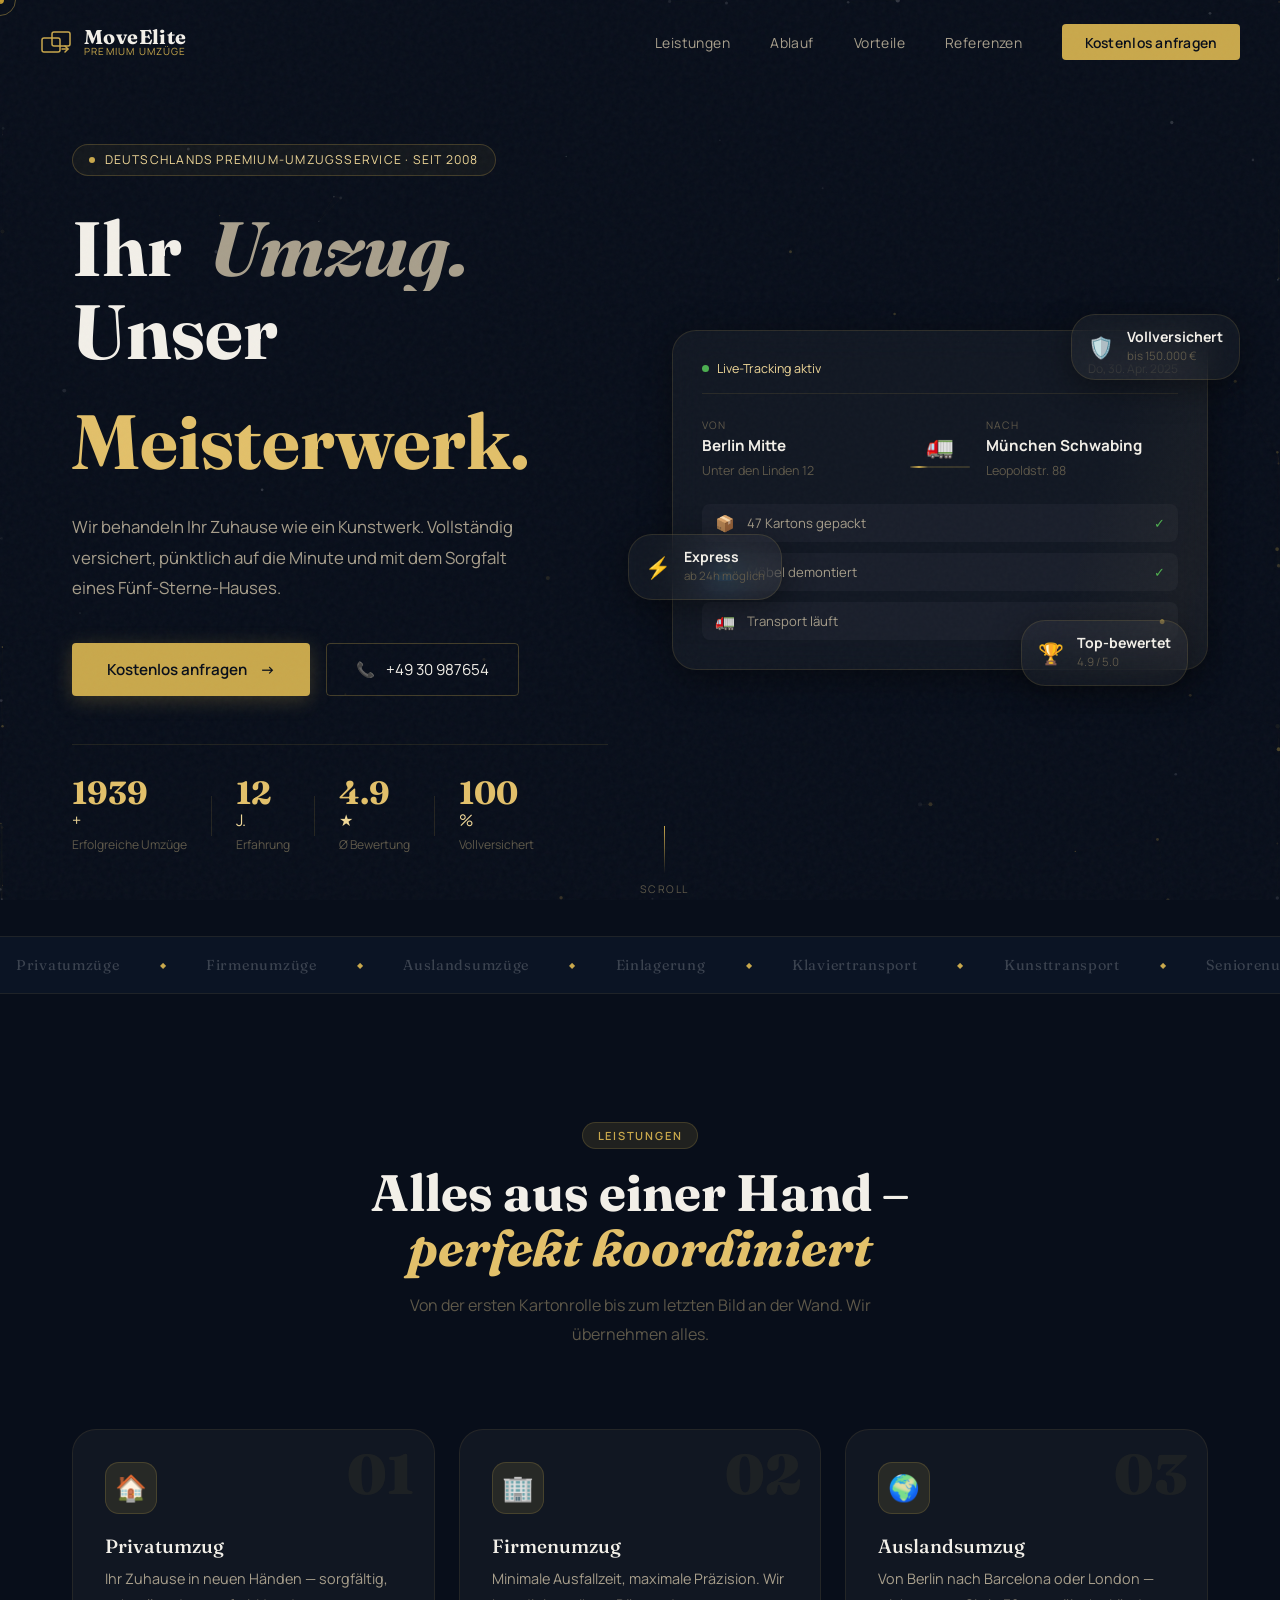
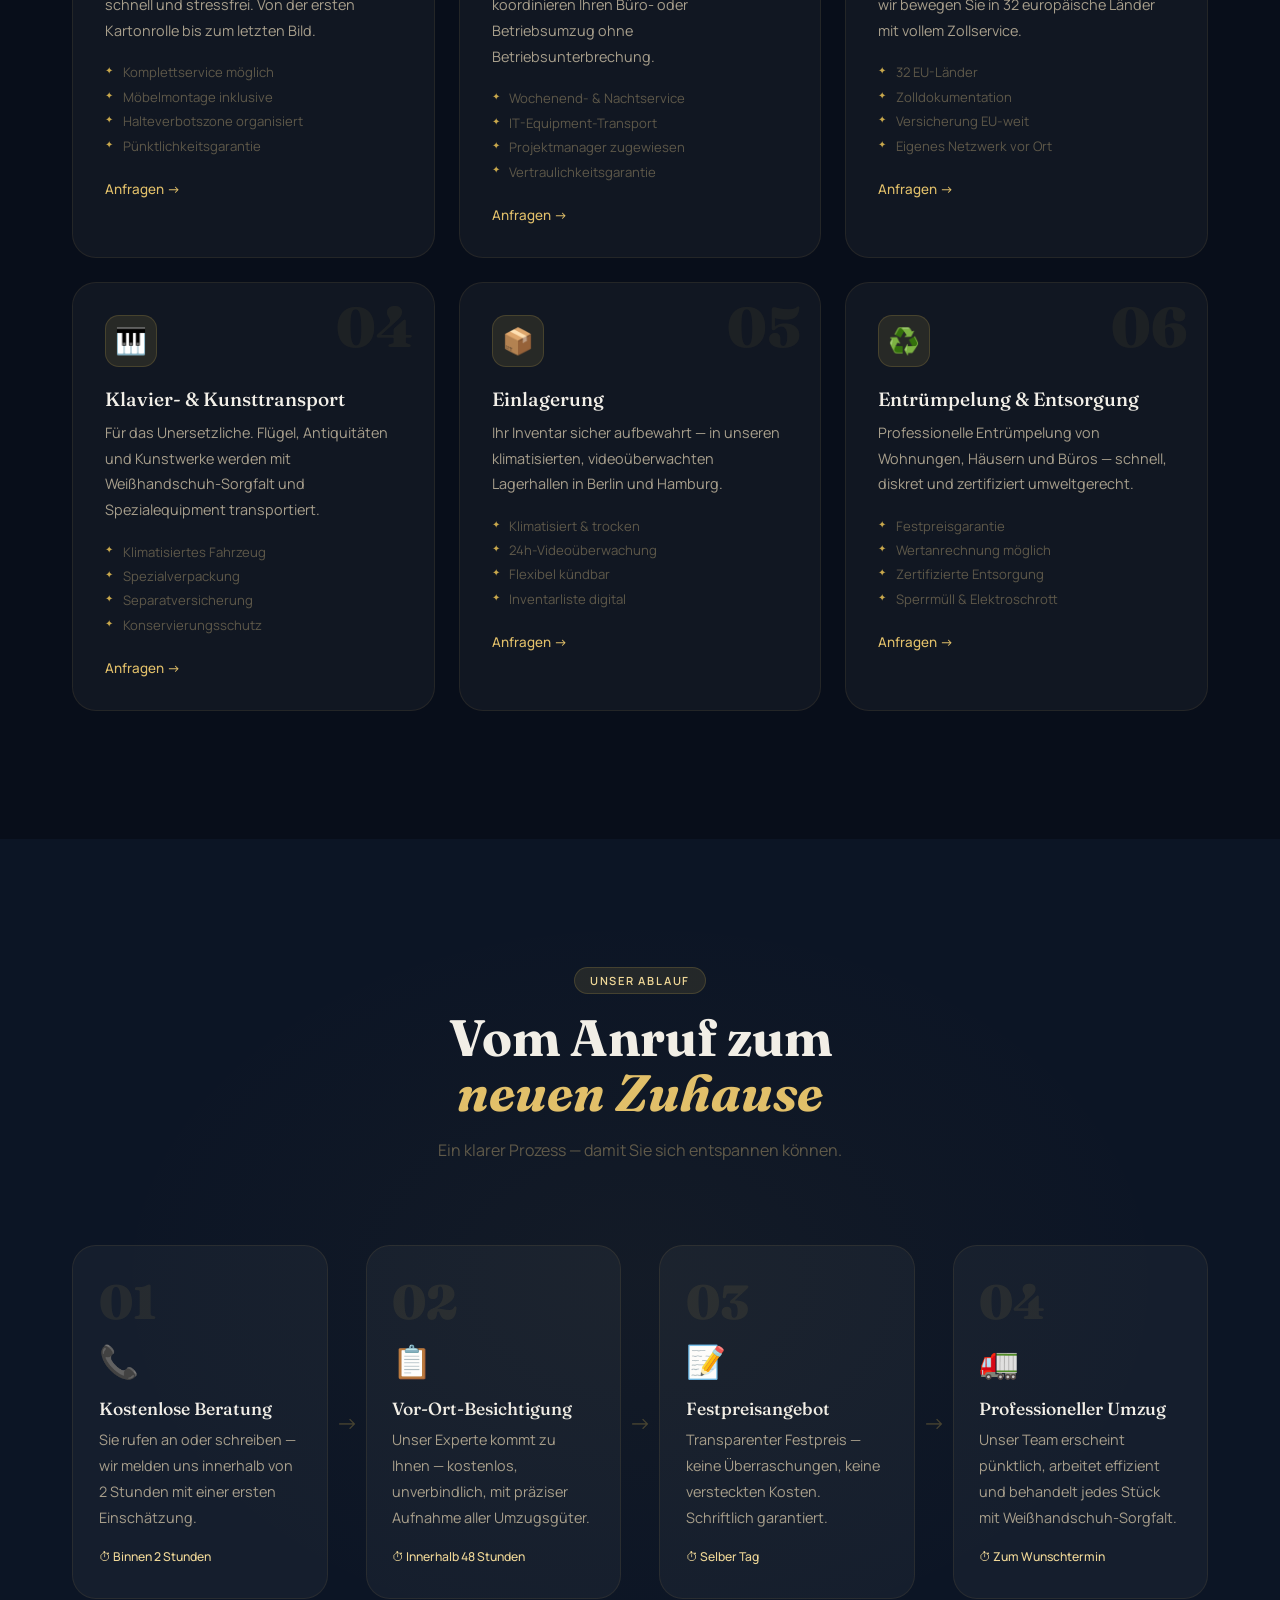
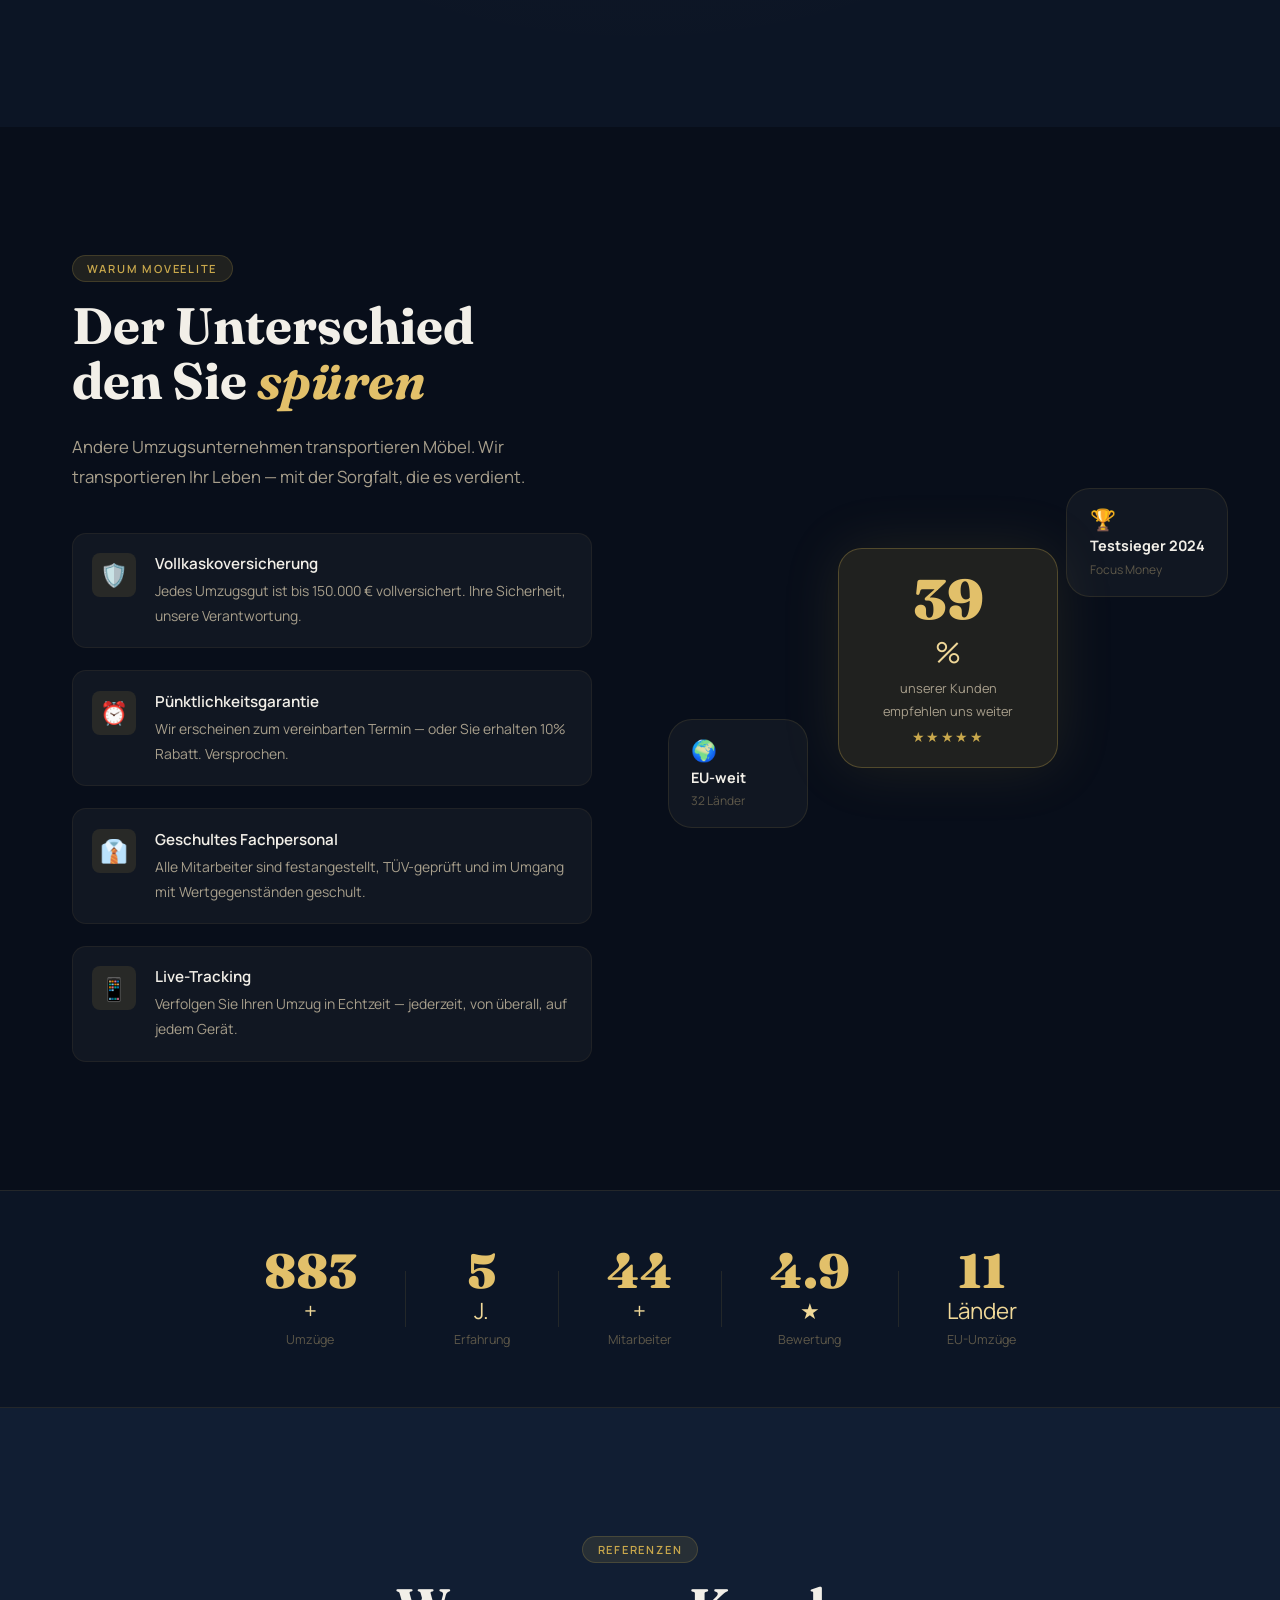
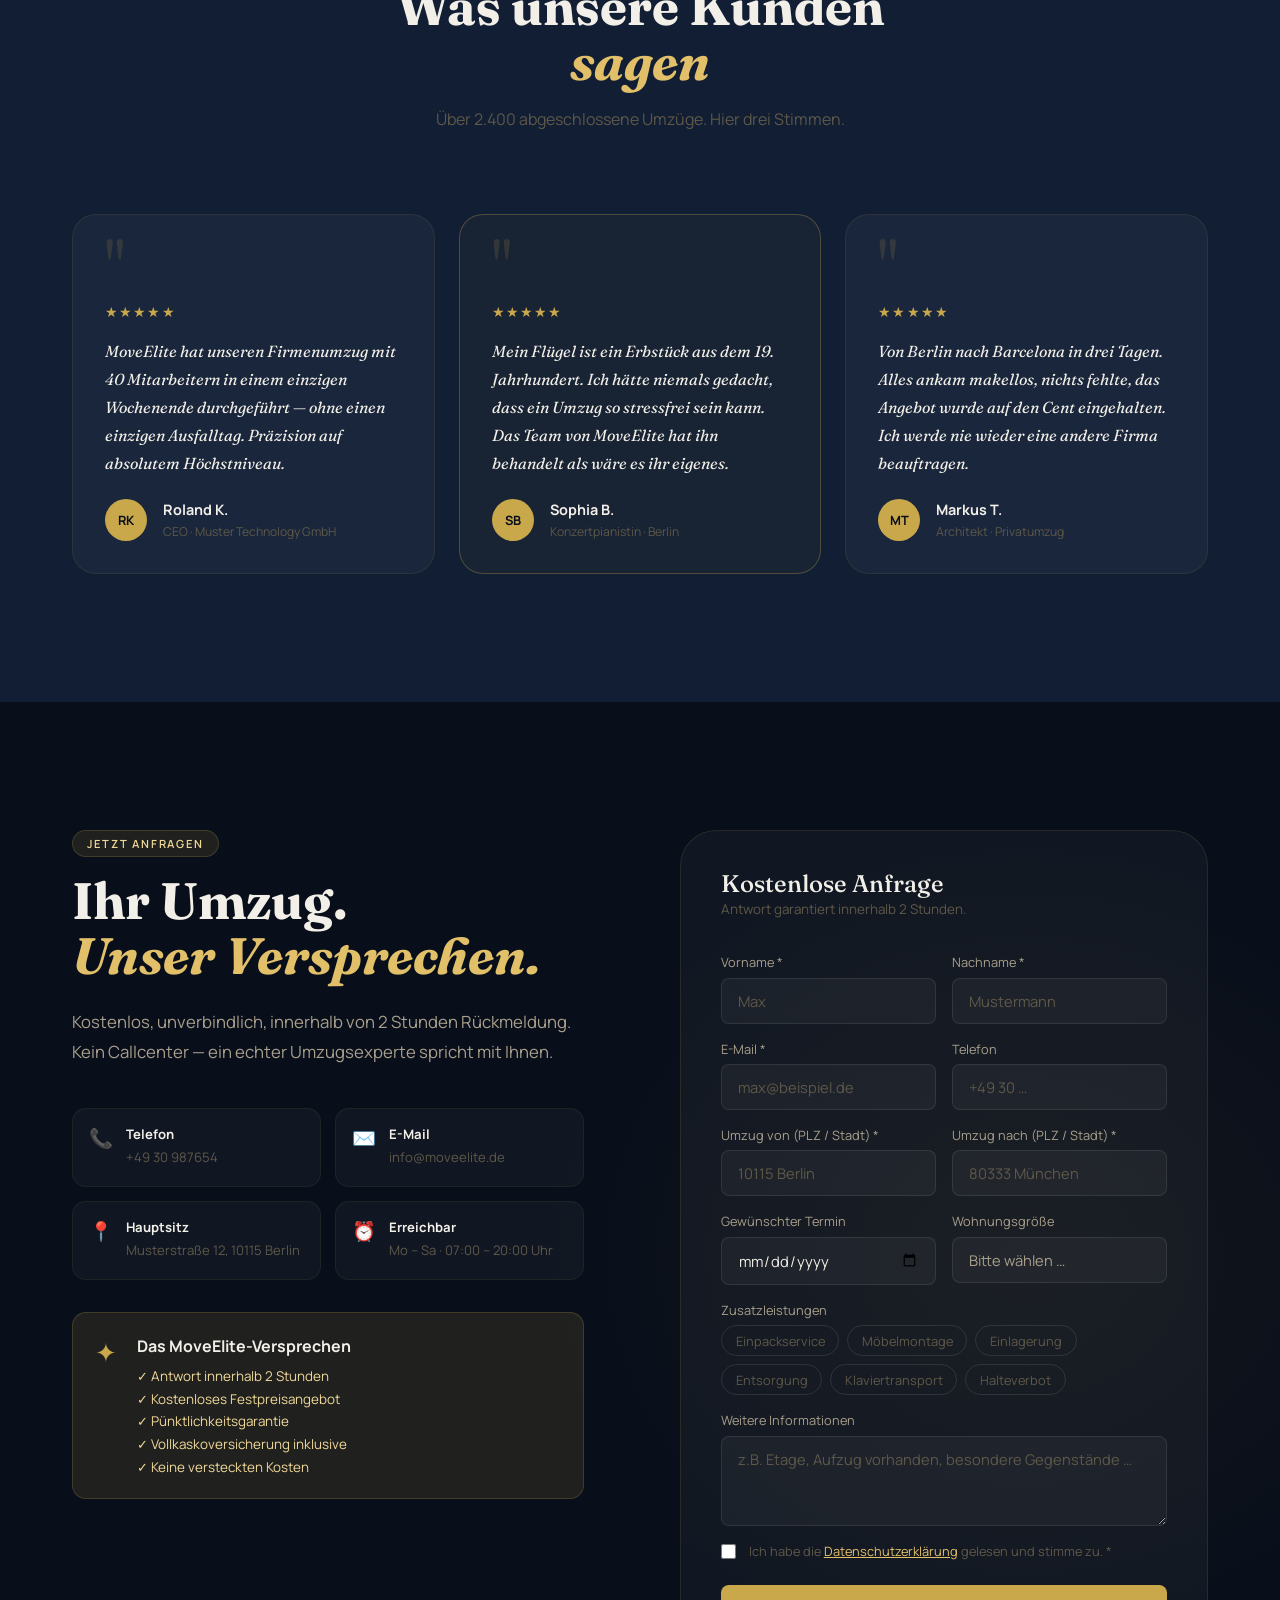
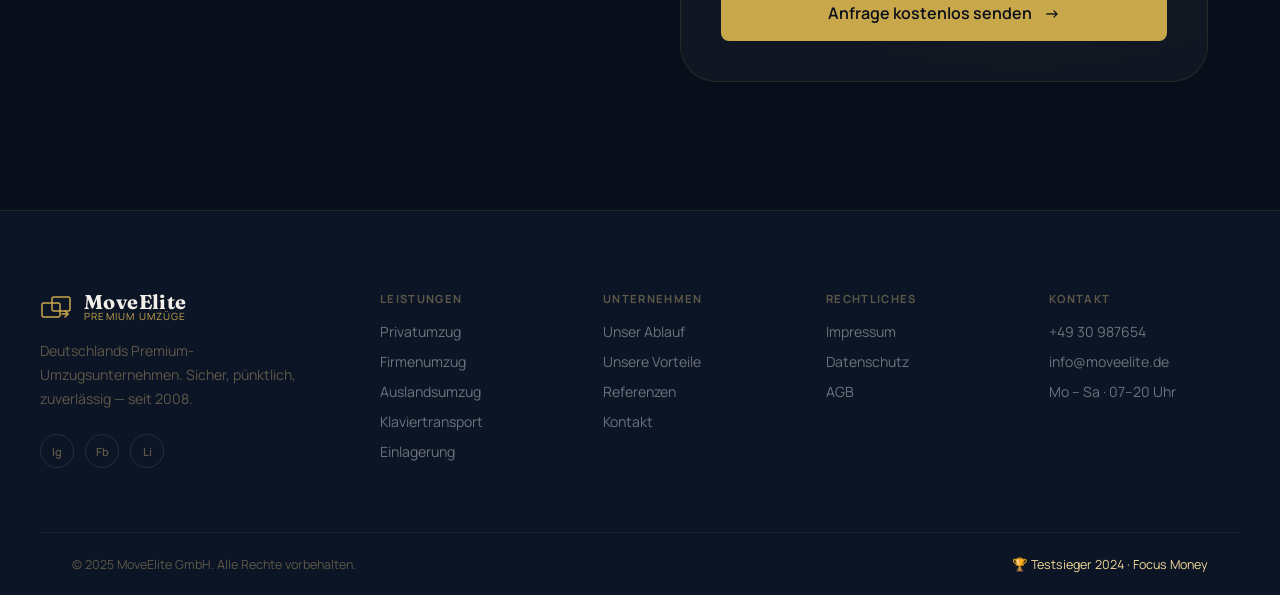
<file: index.html>
<!DOCTYPE html>
<html lang="de">
<head>
  <meta charset="UTF-8" />
  <meta name="viewport" content="width=device-width, initial-scale=1.0" />
  <title>MoveElite – Premium Umzugsservice Deutschland</title>
  <meta name="description" content="MoveElite – Ihr Premium-Umzugsunternehmen. Sicher, pünktlich, weißhandschuhtauglich. Umzüge in ganz Deutschland und Europa." />
  <link rel="stylesheet" href="styles.css" />
  <link rel="stylesheet" href="animations.css" />
  <link rel="preconnect" href="https://fonts.googleapis.com" />
  <link rel="preconnect" href="https://fonts.gstatic.com" crossorigin />
  <link href="https://fonts.googleapis.com/css2?family=Fraunces:ital,wght@0,300;0,500;0,700;0,900;1,300;1,700&family=Manrope:wght@300;400;500;600&display=swap" rel="stylesheet" />
</head>
<body>

  <!-- Custom Cursor (Desktop only) -->
  <div class="cursor" id="cursor"></div>
  <div class="cursor-follower" id="cursorFollower"></div>

  <!-- Scroll Progress -->
  <div class="scroll-progress" id="scrollProgress"></div>

  <!-- Loader -->
  <div class="loader" id="loader">
    <div class="loader-inner">
      <div class="loader-icon">
        <svg viewBox="0 0 80 80" fill="none">
          <rect class="l-box" x="10" y="30" width="36" height="28" rx="3" stroke="#c9a84c" stroke-width="1.5"/>
          <rect class="l-box2" x="34" y="22" width="36" height="28" rx="3" stroke="#c9a84c" stroke-width="1.5"/>
          <path class="l-arrow" d="M50 50 L60 50 L56 46 M60 50 L56 54" stroke="#c9a84c" stroke-width="1.5" stroke-linecap="round" stroke-linejoin="round"/>
        </svg>
      </div>
      <div class="loader-wordmark">
        <span class="lw-move">MOVE</span><span class="lw-elite">ELITE</span>
      </div>
      <div class="loader-bar"><div class="loader-fill" id="loaderFill"></div></div>
      <p class="loader-sub">Premium Umzugsservice wird geladen…</p>
    </div>
  </div>

  <!-- Navigation -->
  <nav class="nav" id="nav">
    <div class="nav-inner">
      <a href="index.html" class="logo" data-cursor="large">
        <div class="logo-mark">
          <svg viewBox="0 0 32 32" fill="none">
            <rect x="2" y="12" width="18" height="14" rx="2" fill="none" stroke="currentColor" stroke-width="1.5"/>
            <rect x="12" y="6" width="18" height="14" rx="2" fill="none" stroke="currentColor" stroke-width="1.5"/>
            <path d="M22 23 L28 23" stroke="currentColor" stroke-width="1.5" stroke-linecap="round"/>
            <path d="M25 20 L28 23 L25 26" stroke="currentColor" stroke-width="1.5" stroke-linecap="round" stroke-linejoin="round"/>
          </svg>
        </div>
        <div class="logo-text-wrap">
          <span class="logo-main">MoveElite</span>
          <span class="logo-sub">Premium Umzüge</span>
        </div>
      </a>
      <ul class="nav-links">
        <li><a href="#leistungen" data-cursor="link">Leistungen</a></li>
        <li><a href="#ablauf" data-cursor="link">Ablauf</a></li>
        <li><a href="#vorteile" data-cursor="link">Vorteile</a></li>
        <li><a href="#referenzen" data-cursor="link">Referenzen</a></li>
        <li><a href="#kontakt" class="nav-cta" data-cursor="large">Kostenlos anfragen</a></li>
      </ul>
      <button class="burger" id="burger" aria-label="Menü">
        <span></span><span></span>
      </button>
    </div>
  </nav>

  <!-- Mobile Menu -->
  <div class="mobile-menu" id="mobileMenu">
    <div class="mm-inner">
      <nav class="mm-nav">
        <a href="#leistungen">Leistungen</a>
        <a href="#ablauf">Ablauf</a>
        <a href="#vorteile">Vorteile</a>
        <a href="#referenzen">Referenzen</a>
        <a href="#kontakt">Kontakt</a>
      </nav>
      <div class="mm-contact">
        <a href="tel:+4930987654">📞 +49 30 987654</a>
        <a href="mailto:info@moveelite.de">✉️ info@moveelite.de</a>
      </div>
    </div>
  </div>

  <!-- ═══ HERO ════════════════════════════════════ -->
  <section class="hero" id="hero">
    <canvas class="hero-canvas" id="heroCanvas"></canvas>
    <div class="hero-noise"></div>

    <div class="hero-content">
      <div class="hero-badge">
        <span class="hb-dot"></span>
        <span>Deutschlands Premium-Umzugsservice · Seit 2008</span>
      </div>

      <h1 class="hero-title">
        <span class="ht-row">
          <span class="ht-w">Ihr</span>
          <span class="ht-w ht-serif-italic">Umzug.</span>
        </span>
        <span class="ht-row">
          <span class="ht-w">Unser</span>
          <span class="ht-w ht-gold">Meisterwerk.</span>
        </span>
      </h1>

      <p class="hero-desc">
        Wir behandeln Ihr Zuhause wie ein Kunstwerk. Vollständig versichert,
        pünktlich auf die Minute und mit dem Sorgfalt eines Fünf-Sterne-Hauses.
      </p>

      <div class="hero-actions">
        <a href="#kontakt" class="btn-primary" data-cursor="large">
          <span class="bp-text">Kostenlos anfragen</span>
          <span class="bp-icon">→</span>
          <div class="bp-fill"></div>
        </a>
        <a href="tel:+4930987654" class="btn-phone" data-cursor="large">
          <span class="btn-phone-icon">📞</span>
          <span>+49 30 987654</span>
        </a>
      </div>

      <div class="hero-trust">
        <div class="ht-item">
          <span class="ht-val counter" data-target="2400">0</span><span class="ht-suf">+</span>
          <p>Erfolgreiche Umzüge</p>
        </div>
        <div class="ht-sep"></div>
        <div class="ht-item">
          <span class="ht-val counter" data-target="16">0</span><span class="ht-suf"> J.</span>
          <p>Erfahrung</p>
        </div>
        <div class="ht-sep"></div>
        <div class="ht-item">
          <span class="ht-val">4.9</span><span class="ht-suf">★</span>
          <p>Ø Bewertung</p>
        </div>
        <div class="ht-sep"></div>
        <div class="ht-item">
          <span class="ht-val">100</span><span class="ht-suf">%</span>
          <p>Vollversichert</p>
        </div>
      </div>
    </div>

    <div class="hero-visual">
      <div class="hv-main-card glass-card shimmer-card">
        <div class="hvmc-header">
          <div class="hvmc-status">
            <span class="hvs-dot"></span>Live-Tracking aktiv
          </div>
          <span class="hvmc-date">Do, 30. Apr. 2025</span>
        </div>
        <div class="hvmc-route">
          <div class="hvmc-city from">
            <span class="hvc-label">VON</span>
            <strong>Berlin Mitte</strong>
            <span class="hvc-addr">Unter den Linden 12</span>
          </div>
          <div class="hvmc-arrow-wrap">
            <div class="hvmc-truck">🚛</div>
            <div class="hvmc-line">
              <div class="hvmc-progress-dot"></div>
            </div>
          </div>
          <div class="hvmc-city to">
            <span class="hvc-label">NACH</span>
            <strong>München Schwabing</strong>
            <span class="hvc-addr">Leopoldstr. 88</span>
          </div>
        </div>
        <div class="hvmc-items">
          <div class="hvmc-item">
            <span>📦</span><span>47 Kartons gepackt</span>
            <span class="hvi-check">✓</span>
          </div>
          <div class="hvmc-item">
            <span>🛋️</span><span>Möbel demontiert</span>
            <span class="hvi-check">✓</span>
          </div>
          <div class="hvmc-item">
            <span>🚛</span><span>Transport läuft</span>
            <span class="hvi-active">●</span>
          </div>
        </div>
      </div>

      <div class="hv-float hf1 glass-card" data-float="1">
        <span>🛡️</span>
        <div><strong>Vollversichert</strong><p>bis 150.000 €</p></div>
      </div>
      <div class="hv-float hf2 glass-card" data-float="2">
        <span>⚡</span>
        <div><strong>Express</strong><p>ab 24h möglich</p></div>
      </div>
      <div class="hv-float hf3 glass-card" data-float="3">
        <span>🏆</span>
        <div><strong>Top-bewertet</strong><p>4.9 / 5.0</p></div>
      </div>
    </div>

    <div class="hero-scroll-hint">
      <div class="hsh-line"></div>
      <span>Scroll</span>
    </div>
  </section>

  <!-- ═══ TRUST BAR ══════════════════════════════ -->
  <div class="trust-bar">
    <div class="tb-track">
      <div class="tb-items" id="tbItems">
        <span>Privatumzüge</span><span class="tb-dot">◆</span>
        <span>Firmenumzüge</span><span class="tb-dot">◆</span>
        <span>Auslandsumzüge</span><span class="tb-dot">◆</span>
        <span>Einlagerung</span><span class="tb-dot">◆</span>
        <span>Klaviertransport</span><span class="tb-dot">◆</span>
        <span>Kunsttransport</span><span class="tb-dot">◆</span>
        <span>Seniorenumzug</span><span class="tb-dot">◆</span>
        <span>Entrümpelung</span><span class="tb-dot">◆</span>
      </div>
    </div>
  </div>

  <!-- ═══ LEISTUNGEN ═══════════════════════════════ -->
  <section class="section s-leistungen" id="leistungen">
    <div class="container">
      <div class="s-head" data-reveal>
        <span class="s-tag">Leistungen</span>
        <h2>Alles aus einer Hand –<br /><em>perfekt koordiniert</em></h2>
        <p>Von der ersten Kartonrolle bis zum letzten Bild an der Wand. Wir übernehmen alles.</p>
      </div>
      <div class="leistungen-grid" id="leistungenGrid"></div>
    </div>
  </section>

  <!-- ═══ ABLAUF ════════════════════════════════════ -->
  <section class="section s-ablauf" id="ablauf">
    <div class="ablauf-bg"></div>
    <div class="container">
      <div class="s-head" data-reveal>
        <span class="s-tag s-tag-light">Unser Ablauf</span>
        <h2>Vom Anruf zum<br /><em>neuen Zuhause</em></h2>
        <p>Ein klarer Prozess — damit Sie sich entspannen können.</p>
      </div>
      <div class="ablauf-steps">
        <div class="ablauf-step" data-reveal data-delay="0">
          <div class="as-num">01</div>
          <div class="as-icon">📞</div>
          <h3>Kostenlose Beratung</h3>
          <p>Sie rufen an oder schreiben — wir melden uns innerhalb von 2 Stunden mit einer ersten Einschätzung.</p>
          <span class="as-time">⏱ Binnen 2 Stunden</span>
        </div>
        <div class="ablauf-connector"><div class="ac-line"></div><span>→</span></div>
        <div class="ablauf-step" data-reveal data-delay="100">
          <div class="as-num">02</div>
          <div class="as-icon">📋</div>
          <h3>Vor-Ort-Besichtigung</h3>
          <p>Unser Experte kommt zu Ihnen — kostenlos, unverbindlich, mit präziser Aufnahme aller Umzugsgüter.</p>
          <span class="as-time">⏱ Innerhalb 48 Stunden</span>
        </div>
        <div class="ablauf-connector"><div class="ac-line"></div><span>→</span></div>
        <div class="ablauf-step" data-reveal data-delay="200">
          <div class="as-num">03</div>
          <div class="as-icon">📝</div>
          <h3>Festpreisangebot</h3>
          <p>Transparenter Festpreis — keine Überraschungen, keine versteckten Kosten. Schriftlich garantiert.</p>
          <span class="as-time">⏱ Selber Tag</span>
        </div>
        <div class="ablauf-connector"><div class="ac-line"></div><span>→</span></div>
        <div class="ablauf-step" data-reveal data-delay="300">
          <div class="as-num">04</div>
          <div class="as-icon">🚛</div>
          <h3>Professioneller Umzug</h3>
          <p>Unser Team erscheint pünktlich, arbeitet effizient und behandelt jedes Stück mit Weißhandschuh-Sorgfalt.</p>
          <span class="as-time">⏱ Zum Wunschtermin</span>
        </div>
      </div>
    </div>
  </section>

  <!-- ═══ VORTEILE / USP ════════════════════════════ -->
  <section class="section s-vorteile" id="vorteile">
    <div class="container">
      <div class="vorteile-layout">
        <div class="vl-left" data-reveal>
          <span class="s-tag">Warum MoveElite</span>
          <h2>Der Unterschied<br />den Sie <em>spüren</em></h2>
          <p class="vl-lead">Andere Umzugsunternehmen transportieren Möbel. Wir transportieren Ihr Leben — mit der Sorgfalt, die es verdient.</p>
          <div class="vl-features">
            <div class="vf-item" data-reveal data-delay="0">
              <div class="vfi-icon">🛡️</div>
              <div>
                <h4>Vollkaskoversicherung</h4>
                <p>Jedes Umzugsgut ist bis 150.000 € vollversichert. Ihre Sicherheit, unsere Verantwortung.</p>
              </div>
            </div>
            <div class="vf-item" data-reveal data-delay="100">
              <div class="vfi-icon">⏰</div>
              <div>
                <h4>Pünktlichkeitsgarantie</h4>
                <p>Wir erscheinen zum vereinbarten Termin — oder Sie erhalten 10% Rabatt. Versprochen.</p>
              </div>
            </div>
            <div class="vf-item" data-reveal data-delay="200">
              <div class="vfi-icon">👔</div>
              <div>
                <h4>Geschultes Fachpersonal</h4>
                <p>Alle Mitarbeiter sind festangestellt, TÜV-geprüft und im Umgang mit Wertgegenständen geschult.</p>
              </div>
            </div>
            <div class="vf-item" data-reveal data-delay="300">
              <div class="vfi-icon">📱</div>
              <div>
                <h4>Live-Tracking</h4>
                <p>Verfolgen Sie Ihren Umzug in Echtzeit — jederzeit, von überall, auf jedem Gerät.</p>
              </div>
            </div>
          </div>
        </div>
        <div class="vl-right" data-reveal data-delay="150">
          <div class="vr-card-stack">
            <div class="vrc vrc-main">
              <div class="vrc-num counter-big" data-target="98">0</div>
              <span class="vrc-suf">%</span>
              <p>unserer Kunden<br />empfehlen uns weiter</p>
              <div class="vrc-stars">★★★★★</div>
            </div>
            <div class="vrc vrc-sm vrc-a">
              <span class="vrc-icon">🏆</span>
              <strong>Testsieger 2024</strong>
              <p>Focus Money</p>
            </div>
            <div class="vrc vrc-sm vrc-b">
              <span class="vrc-icon">🌍</span>
              <strong>EU-weit</strong>
              <p>32 Länder</p>
            </div>
          </div>
        </div>
      </div>
    </div>
  </section>

  <!-- ═══ STATS ══════════════════════════════════════ -->
  <div class="stats-banner">
    <div class="stats-inner">
      <div class="sb-item" data-reveal data-delay="0">
        <span class="sb-n counter" data-target="2400">0</span><span class="sb-u">+</span>
        <p>Umzüge</p>
      </div>
      <div class="sb-div"></div>
      <div class="sb-item" data-reveal data-delay="80">
        <span class="sb-n counter" data-target="16">0</span><span class="sb-u"> J.</span>
        <p>Erfahrung</p>
      </div>
      <div class="sb-div"></div>
      <div class="sb-item" data-reveal data-delay="160">
        <span class="sb-n counter" data-target="120">0</span><span class="sb-u">+</span>
        <p>Mitarbeiter</p>
      </div>
      <div class="sb-div"></div>
      <div class="sb-item" data-reveal data-delay="240">
        <span class="sb-n">4.9</span><span class="sb-u">★</span>
        <p>Bewertung</p>
      </div>
      <div class="sb-div"></div>
      <div class="sb-item" data-reveal data-delay="320">
        <span class="sb-n counter" data-target="32">0</span><span class="sb-u"> Länder</span>
        <p>EU-Umzüge</p>
      </div>
    </div>
  </div>

  <!-- ═══ REFERENZEN ════════════════════════════════ -->
  <section class="section s-referenzen" id="referenzen">
    <div class="container">
      <div class="s-head" data-reveal>
        <span class="s-tag">Referenzen</span>
        <h2>Was unsere Kunden<br /><em>sagen</em></h2>
        <p>Über 2.400 abgeschlossene Umzüge. Hier drei Stimmen.</p>
      </div>
      <div class="testi-grid">
        <div class="testi-card" data-reveal data-delay="0">
          <div class="tc-quote">"</div>
          <div class="tc-stars">★★★★★</div>
          <p class="tc-text">MoveElite hat unseren Firmenumzug mit 40 Mitarbeitern in einem einzigen Wochenende durchgeführt — ohne einen einzigen Ausfalltag. Präzision auf absolutem Höchstniveau.</p>
          <div class="tc-author">
            <div class="tca-av">RK</div>
            <div>
              <strong>Roland K.</strong>
              <span>CEO · Muster Technology GmbH</span>
            </div>
          </div>
        </div>
        <div class="testi-card testi-featured" data-reveal data-delay="150">
          <div class="tc-quote">"</div>
          <div class="tc-stars">★★★★★</div>
          <p class="tc-text">Mein Flügel ist ein Erbstück aus dem 19. Jahrhundert. Ich hätte niemals gedacht, dass ein Umzug so stressfrei sein kann. Das Team von MoveElite hat ihn behandelt als wäre es ihr eigenes.</p>
          <div class="tc-author">
            <div class="tca-av">SB</div>
            <div>
              <strong>Sophia B.</strong>
              <span>Konzertpianistin · Berlin</span>
            </div>
          </div>
        </div>
        <div class="testi-card" data-reveal data-delay="300">
          <div class="tc-quote">"</div>
          <div class="tc-stars">★★★★★</div>
          <p class="tc-text">Von Berlin nach Barcelona in drei Tagen. Alles ankam makellos, nichts fehlte, das Angebot wurde auf den Cent eingehalten. Ich werde nie wieder eine andere Firma beauftragen.</p>
          <div class="tc-author">
            <div class="tca-av">MT</div>
            <div>
              <strong>Markus T.</strong>
              <span>Architekt · Privatumzug</span>
            </div>
          </div>
        </div>
      </div>
    </div>
  </section>

  <!-- ═══ KONTAKT ════════════════════════════════════ -->
  <section class="section s-kontakt" id="kontakt">
    <div class="kontakt-overlay"></div>
    <div class="container">
      <div class="kontakt-layout">
        <div class="kl-left" data-reveal>
          <span class="s-tag s-tag-light">Jetzt anfragen</span>
          <h2>Ihr Umzug.<br /><em>Unser Versprechen.</em></h2>
          <p>Kostenlos, unverbindlich, innerhalb von 2 Stunden Rückmeldung. Kein Callcenter — ein echter Umzugsexperte spricht mit Ihnen.</p>

          <div class="kl-cards">
            <div class="klc">
              <span class="klc-icon">📞</span>
              <div><strong>Telefon</strong><p>+49 30 987654</p></div>
            </div>
            <div class="klc">
              <span class="klc-icon">✉️</span>
              <div><strong>E-Mail</strong><p>info@moveelite.de</p></div>
            </div>
            <div class="klc">
              <span class="klc-icon">📍</span>
              <div><strong>Hauptsitz</strong><p>Musterstraße 12, 10115 Berlin</p></div>
            </div>
            <div class="klc">
              <span class="klc-icon">⏰</span>
              <div><strong>Erreichbar</strong><p>Mo – Sa · 07:00 – 20:00 Uhr</p></div>
            </div>
          </div>

          <div class="kl-promise">
            <div class="klp-icon">✦</div>
            <div>
              <strong>Das MoveElite-Versprechen</strong>
              <ul>
                <li>✓ Antwort innerhalb 2 Stunden</li>
                <li>✓ Kostenloses Festpreisangebot</li>
                <li>✓ Pünktlichkeitsgarantie</li>
                <li>✓ Vollkaskoversicherung inklusive</li>
                <li>✓ Keine versteckten Kosten</li>
              </ul>
            </div>
          </div>
        </div>

        <div class="kl-right" data-reveal data-delay="200">
          <form class="kontakt-form" id="kontaktForm" novalidate>
            <div class="kf-head">
              <h3>Kostenlose Anfrage</h3>
              <p>Antwort garantiert innerhalb 2 Stunden.</p>
            </div>

            <div class="kf-row">
              <div class="kf-group">
                <label for="fname">Vorname *</label>
                <input type="text" id="fname" placeholder="Max" required />
              </div>
              <div class="kf-group">
                <label for="lname">Nachname *</label>
                <input type="text" id="lname" placeholder="Mustermann" required />
              </div>
            </div>
            <div class="kf-row">
              <div class="kf-group">
                <label for="email">E-Mail *</label>
                <input type="email" id="email" placeholder="max@beispiel.de" required />
              </div>
              <div class="kf-group">
                <label for="phone">Telefon</label>
                <input type="tel" id="phone" placeholder="+49 30 …" />
              </div>
            </div>
            <div class="kf-row">
              <div class="kf-group">
                <label for="von">Umzug von (PLZ / Stadt) *</label>
                <input type="text" id="von" placeholder="10115 Berlin" required />
              </div>
              <div class="kf-group">
                <label for="nach">Umzug nach (PLZ / Stadt) *</label>
                <input type="text" id="nach" placeholder="80333 München" required />
              </div>
            </div>
            <div class="kf-row">
              <div class="kf-group">
                <label for="datum">Gewünschter Termin</label>
                <input type="date" id="datum" />
              </div>
              <div class="kf-group">
                <label for="groesse">Wohnungsgröße</label>
                <select id="groesse">
                  <option value="">Bitte wählen …</option>
                  <option>1-Zimmer (bis 40 m²)</option>
                  <option>2-Zimmer (40–70 m²)</option>
                  <option>3-Zimmer (70–100 m²)</option>
                  <option>4-Zimmer (100–140 m²)</option>
                  <option>5+ Zimmer / Haus</option>
                  <option>Büro / Gewerbe</option>
                </select>
              </div>
            </div>

            <div class="kf-group">
              <label>Zusatzleistungen</label>
              <div class="kf-checks">
                <label class="kfc-item"><input type="checkbox" /><span>Einpackservice</span></label>
                <label class="kfc-item"><input type="checkbox" /><span>Möbelmontage</span></label>
                <label class="kfc-item"><input type="checkbox" /><span>Einlagerung</span></label>
                <label class="kfc-item"><input type="checkbox" /><span>Entsorgung</span></label>
                <label class="kfc-item"><input type="checkbox" /><span>Klaviertransport</span></label>
                <label class="kfc-item"><input type="checkbox" /><span>Halteverbot</span></label>
              </div>
            </div>

            <div class="kf-group">
              <label for="msg">Weitere Informationen</label>
              <textarea id="msg" rows="3" placeholder="z.B. Etage, Aufzug vorhanden, besondere Gegenstände …"></textarea>
            </div>

            <div class="kf-dsgvo">
              <input type="checkbox" id="dsgvo" required />
              <label for="dsgvo">Ich habe die <a href="datenschutz.html" target="_blank">Datenschutzerklärung</a> gelesen und stimme zu. *</label>
            </div>

            <button type="submit" class="btn-submit" id="submitBtn">
              <span class="bsub-text">Anfrage kostenlos senden</span>
              <span class="bsub-icon">→</span>
              <div class="bsub-loader"></div>
            </button>

            <div class="kf-success" id="kfSuccess">
              <div class="kfs-check">✓</div>
              <strong>Vielen Dank, {{ vorname }}!</strong>
              <p>Wir melden uns innerhalb von 2 Stunden persönlich bei Ihnen.</p>
            </div>
          </form>
        </div>
      </div>
    </div>
  </section>

  <!-- ═══ FOOTER ═════════════════════════════════════ -->
  <footer class="footer">
    <div class="footer-body">
      <div class="fb-inner">
        <div class="fb-brand">
          <a href="index.html" class="logo" style="color:#fff">
            <div class="logo-mark"><svg viewBox="0 0 32 32" fill="none"><rect x="2" y="12" width="18" height="14" rx="2" fill="none" stroke="currentColor" stroke-width="1.5"/><rect x="12" y="6" width="18" height="14" rx="2" fill="none" stroke="currentColor" stroke-width="1.5"/><path d="M22 23 L28 23" stroke="currentColor" stroke-width="1.5" stroke-linecap="round"/><path d="M25 20 L28 23 L25 26" stroke="currentColor" stroke-width="1.5" stroke-linecap="round" stroke-linejoin="round"/></svg></div>
            <div class="logo-text-wrap"><span class="logo-main">MoveElite</span><span class="logo-sub">Premium Umzüge</span></div>
          </a>
          <p>Deutschlands Premium-Umzugsunternehmen. Sicher, pünktlich, zuverlässig — seit 2008.</p>
          <div class="fb-social">
            <a href="#" aria-label="Instagram">Ig</a>
            <a href="#" aria-label="Facebook">Fb</a>
            <a href="#" aria-label="LinkedIn">Li</a>
          </div>
        </div>
        <div class="fb-cols">
          <div class="fb-col">
            <strong>Leistungen</strong>
            <a href="#leistungen">Privatumzug</a>
            <a href="#leistungen">Firmenumzug</a>
            <a href="#leistungen">Auslandsumzug</a>
            <a href="#leistungen">Klaviertransport</a>
            <a href="#leistungen">Einlagerung</a>
          </div>
          <div class="fb-col">
            <strong>Unternehmen</strong>
            <a href="#ablauf">Unser Ablauf</a>
            <a href="#vorteile">Unsere Vorteile</a>
            <a href="#referenzen">Referenzen</a>
            <a href="#kontakt">Kontakt</a>
          </div>
          <div class="fb-col">
            <strong>Rechtliches</strong>
            <a href="impressum.html">Impressum</a>
            <a href="datenschutz.html">Datenschutz</a>
            <a href="#">AGB</a>
          </div>
          <div class="fb-col">
            <strong>Kontakt</strong>
            <a href="tel:+4930987654">+49 30 987654</a>
            <a href="mailto:info@moveelite.de">info@moveelite.de</a>
            <a href="#">Mo – Sa · 07–20 Uhr</a>
          </div>
        </div>
      </div>
    </div>
    <div class="footer-bottom">
      <span>© 2025 MoveElite GmbH. Alle Rechte vorbehalten.</span>
      <span class="fb-badge">🏆 Testsieger 2024 · Focus Money</span>
    </div>
  </footer>

  <script src="app.js"></script>
</body>
</html>
</file>
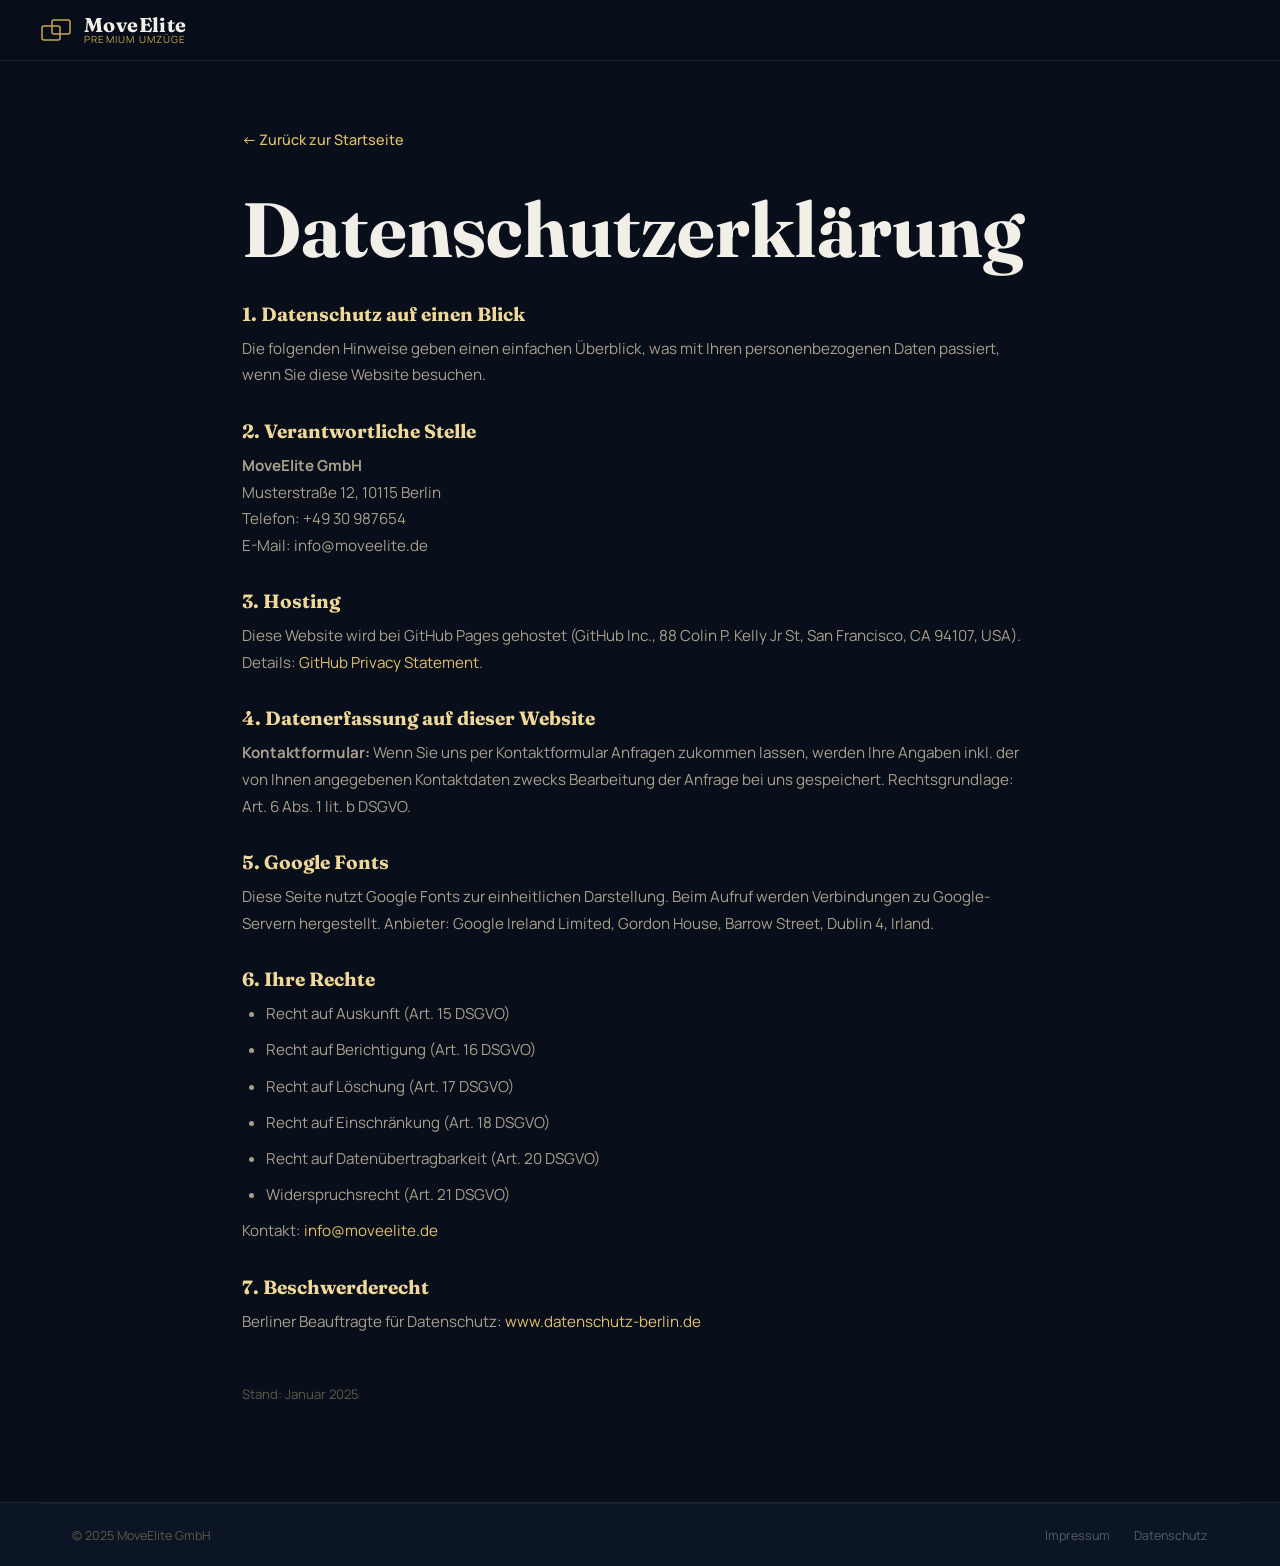
<file: datenschutz.html>
<!DOCTYPE html>
<html lang="de">
<head>
  <meta charset="UTF-8" />
  <meta name="viewport" content="width=device-width, initial-scale=1.0" />
  <title>Datenschutz – MoveElite</title>
  <link rel="stylesheet" href="styles.css" />
  <link href="https://fonts.googleapis.com/css2?family=Fraunces:ital,wght@0,300;0,700;0,900;1,700&family=Manrope:wght@300;400;500;600&display=swap" rel="stylesheet" />
</head>
<body>
  <nav class="nav scrolled">
    <div class="nav-inner">
      <a href="index.html" class="logo">
        <div class="logo-mark"><svg viewBox="0 0 32 32" fill="none"><rect x="2" y="12" width="18" height="14" rx="2" fill="none" stroke="currentColor" stroke-width="1.5"/><rect x="12" y="6" width="18" height="14" rx="2" fill="none" stroke="currentColor" stroke-width="1.5"/></svg></div>
        <div class="logo-text-wrap"><span class="logo-main">MoveElite</span><span class="logo-sub">Premium Umzüge</span></div>
      </a>
    </div>
  </nav>
  <div class="legal-page">
    <a href="index.html" class="legal-back">← Zurück zur Startseite</a>
    <h1>Datenschutzerklärung</h1>
    <h2>1. Datenschutz auf einen Blick</h2>
    <p>Die folgenden Hinweise geben einen einfachen Überblick, was mit Ihren personenbezogenen Daten passiert, wenn Sie diese Website besuchen.</p>
    <h2>2. Verantwortliche Stelle</h2>
    <p><strong>MoveElite GmbH</strong><br />Musterstraße 12, 10115 Berlin<br />Telefon: +49 30 987654<br />E-Mail: info@moveelite.de</p>
    <h2>3. Hosting</h2>
    <p>Diese Website wird bei GitHub Pages gehostet (GitHub Inc., 88 Colin P. Kelly Jr St, San Francisco, CA 94107, USA). Details: <a href="https://docs.github.com/en/site-policy/privacy-policies/github-privacy-statement" target="_blank">GitHub Privacy Statement</a>.</p>
    <h2>4. Datenerfassung auf dieser Website</h2>
    <p><strong>Kontaktformular:</strong> Wenn Sie uns per Kontaktformular Anfragen zukommen lassen, werden Ihre Angaben inkl. der von Ihnen angegebenen Kontaktdaten zwecks Bearbeitung der Anfrage bei uns gespeichert. Rechtsgrundlage: Art. 6 Abs. 1 lit. b DSGVO.</p>
    <h2>5. Google Fonts</h2>
    <p>Diese Seite nutzt Google Fonts zur einheitlichen Darstellung. Beim Aufruf werden Verbindungen zu Google-Servern hergestellt. Anbieter: Google Ireland Limited, Gordon House, Barrow Street, Dublin 4, Irland.</p>
    <h2>6. Ihre Rechte</h2>
    <ul>
      <li>Recht auf Auskunft (Art. 15 DSGVO)</li>
      <li>Recht auf Berichtigung (Art. 16 DSGVO)</li>
      <li>Recht auf Löschung (Art. 17 DSGVO)</li>
      <li>Recht auf Einschränkung (Art. 18 DSGVO)</li>
      <li>Recht auf Datenübertragbarkeit (Art. 20 DSGVO)</li>
      <li>Widerspruchsrecht (Art. 21 DSGVO)</li>
    </ul>
    <p>Kontakt: <a href="mailto:info@moveelite.de">info@moveelite.de</a></p>
    <h2>7. Beschwerderecht</h2>
    <p>Berliner Beauftragte für Datenschutz: <a href="https://www.datenschutz-berlin.de" target="_blank">www.datenschutz-berlin.de</a></p>
    <p style="margin-top:3rem;color:#5e5849;font-size:0.82rem;">Stand: Januar 2025</p>
  </div>
  <footer class="footer" style="margin-top:4rem;">
    <div class="footer-bottom">
      <span>© 2025 MoveElite GmbH</span>
      <span><a href="impressum.html" style="color:rgba(255,255,255,0.3);margin-right:1.5rem;">Impressum</a><a href="datenschutz.html" style="color:rgba(255,255,255,0.3);">Datenschutz</a></span>
    </div>
  </footer>
</body>
</html>
</file>
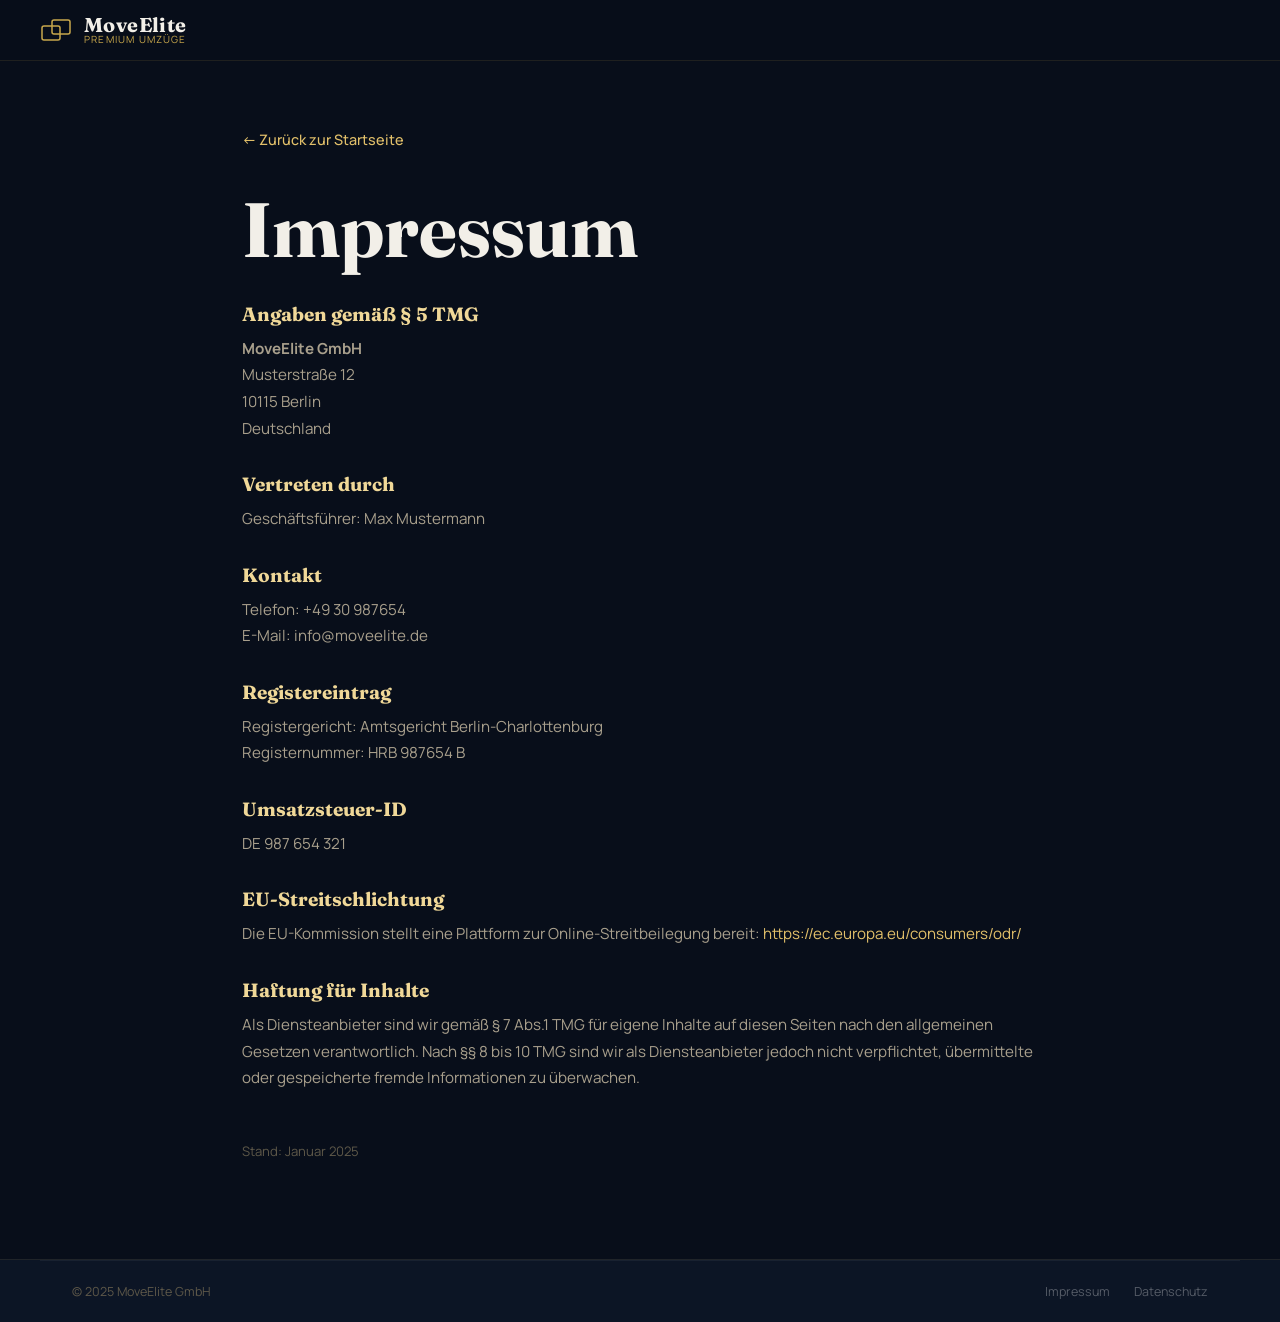
<file: impressum.html>
<!DOCTYPE html>
<html lang="de">
<head>
  <meta charset="UTF-8" />
  <meta name="viewport" content="width=device-width, initial-scale=1.0" />
  <title>Impressum – MoveElite</title>
  <link rel="stylesheet" href="styles.css" />
  <link href="https://fonts.googleapis.com/css2?family=Fraunces:ital,wght@0,300;0,700;0,900;1,700&family=Manrope:wght@300;400;500;600&display=swap" rel="stylesheet" />
</head>
<body>
  <nav class="nav scrolled">
    <div class="nav-inner">
      <a href="index.html" class="logo">
        <div class="logo-mark"><svg viewBox="0 0 32 32" fill="none"><rect x="2" y="12" width="18" height="14" rx="2" fill="none" stroke="currentColor" stroke-width="1.5"/><rect x="12" y="6" width="18" height="14" rx="2" fill="none" stroke="currentColor" stroke-width="1.5"/></svg></div>
        <div class="logo-text-wrap"><span class="logo-main">MoveElite</span><span class="logo-sub">Premium Umzüge</span></div>
      </a>
    </div>
  </nav>
  <div class="legal-page">
    <a href="index.html" class="legal-back">← Zurück zur Startseite</a>
    <h1>Impressum</h1>
    <h2>Angaben gemäß § 5 TMG</h2>
    <p><strong>MoveElite GmbH</strong><br />Musterstraße 12<br />10115 Berlin<br />Deutschland</p>
    <h2>Vertreten durch</h2>
    <p>Geschäftsführer: Max Mustermann</p>
    <h2>Kontakt</h2>
    <p>Telefon: +49 30 987654<br />E-Mail: info@moveelite.de</p>
    <h2>Registereintrag</h2>
    <p>Registergericht: Amtsgericht Berlin-Charlottenburg<br />Registernummer: HRB 987654 B</p>
    <h2>Umsatzsteuer-ID</h2>
    <p>DE 987 654 321</p>
    <h2>EU-Streitschlichtung</h2>
    <p>Die EU-Kommission stellt eine Plattform zur Online-Streitbeilegung bereit: <a href="https://ec.europa.eu/consumers/odr/" target="_blank">https://ec.europa.eu/consumers/odr/</a></p>
    <h2>Haftung für Inhalte</h2>
    <p>Als Diensteanbieter sind wir gemäß § 7 Abs.1 TMG für eigene Inhalte auf diesen Seiten nach den allgemeinen Gesetzen verantwortlich. Nach §§ 8 bis 10 TMG sind wir als Diensteanbieter jedoch nicht verpflichtet, übermittelte oder gespeicherte fremde Informationen zu überwachen.</p>
    <p style="margin-top:3rem;color:#5e5849;font-size:0.82rem;">Stand: Januar 2025</p>
  </div>
  <footer class="footer" style="margin-top:4rem;">
    <div class="footer-bottom">
      <span>© 2025 MoveElite GmbH</span>
      <span><a href="impressum.html" style="color:rgba(255,255,255,0.3);margin-right:1.5rem;">Impressum</a><a href="datenschutz.html" style="color:rgba(255,255,255,0.3);">Datenschutz</a></span>
    </div>
  </footer>
</body>
</html>
</file>
<file: styles.css>
/* ══════════════════════════════════════════════════════
   MOVEELITE – styles.css
   Deep Navy × Gold · Premium Luxury Moving
   Mobile-first, z-index safe from the start
══════════════════════════════════════════════════════ */

@import url('https://fonts.googleapis.com/css2?family=Fraunces:ital,wght@0,300;0,500;0,700;0,900;1,300;1,700&family=Manrope:wght@300;400;500;600&display=swap');

/* ── Variables ──────────────────────────────────── */
:root {
  --navy:        #080e1a;
  --navy-2:      #0c1525;
  --navy-3:      #111e33;
  --navy-card:   rgba(255,255,255,0.04);
  --navy-card-h: rgba(255,255,255,0.07);

  --gold:        #c9a84c;
  --gold-2:      #e2c06a;
  --gold-3:      #f0d898;
  --gold-4:      rgba(201,168,76,0.12);
  --gold-glow:   rgba(201,168,76,0.3);

  --text-1:      #f2efe8;
  --text-2:      #a89f8c;
  --text-3:      #5e5849;

  --font-d:      'Fraunces', Georgia, serif;
  --font-b:      'Manrope', sans-serif;

  --r-xs:  4px;
  --r-sm:  8px;
  --r-md:  14px;
  --r-lg:  24px;
  --r-xl:  36px;

  --ease:        cubic-bezier(0.4, 0, 0.2, 1);
  --ease-spring: cubic-bezier(0.34, 1.56, 0.64, 1);
  --ease-expo:   cubic-bezier(0.16, 1, 0.3, 1);
}

/* ── Reset ──────────────────────────────────────── */
*, *::before, *::after { box-sizing: border-box; margin: 0; padding: 0; }
html { scroll-behavior: smooth; font-size: 16px; }
body {
  font-family: var(--font-b);
  background: var(--navy);
  color: var(--text-1);
  overflow-x: hidden;
  cursor: none;
}
a { color: inherit; text-decoration: none; }
ul { list-style: none; }
img { max-width: 100%; display: block; }
button { cursor: none; border: none; background: none; font: inherit; }
input, textarea, select { font: inherit; }
em { font-style: italic; color: var(--gold-2); }

/* ── Typography ─────────────────────────────────── */
h1, h2, h3 { font-family: var(--font-d); line-height: 1.08; font-weight: 700; }
h1 { font-size: clamp(2.8rem, 6vw, 5.5rem); }
h2 { font-size: clamp(2rem, 4vw, 3.6rem); }
h3 { font-size: 1.2rem; font-weight: 500; }
p  { color: var(--text-2); line-height: 1.8; }

/* ── Scroll Progress ────────────────────────────── */
.scroll-progress {
  position: fixed; top: 0; left: 0; height: 2px;
  width: 0%; z-index: 9999; pointer-events: none;
  background: linear-gradient(90deg, var(--gold), var(--gold-2));
  box-shadow: 0 0 8px var(--gold-glow);
  transition: width 0.1s linear;
}

/* ── Custom Cursor ──────────────────────────────── */
.cursor {
  width: 8px; height: 8px;
  background: var(--gold);
  border-radius: 50%;
  position: fixed; top: 0; left: 0;
  pointer-events: none; z-index: 9998;
  transform: translate(-50%,-50%);
  transition: width 0.2s var(--ease), height 0.2s var(--ease);
  mix-blend-mode: difference;
}
.cursor-follower {
  width: 32px; height: 32px;
  border: 1.5px solid rgba(201,168,76,0.45);
  border-radius: 50%;
  position: fixed; top: 0; left: 0;
  pointer-events: none; z-index: 9997;
  transform: translate(-50%,-50%);
  transition: width 0.3s var(--ease), height 0.3s var(--ease), border-color 0.3s;
}
body.cur-lg .cursor          { width: 44px; height: 44px; }
body.cur-lg .cursor-follower { width: 56px; height: 56px; border-color: var(--gold); }

/* ── Loader ─────────────────────────────────────── */
.loader {
  position: fixed; inset: 0;
  background: var(--navy);
  z-index: 10000;
  display: flex; align-items: center; justify-content: center;
  transition: opacity 0.7s var(--ease), visibility 0.7s;
}
.loader.out { opacity: 0; visibility: hidden; pointer-events: none; }
.loader-inner { display: flex; flex-direction: column; align-items: center; gap: 1.8rem; }
.loader-icon { width: 80px; height: 80px; }
.l-box  { stroke-dasharray: 128; stroke-dashoffset: 128; animation: dash-in 1s var(--ease) 0.1s forwards; }
.l-box2 { stroke-dasharray: 128; stroke-dashoffset: 128; animation: dash-in 1s var(--ease) 0.4s forwards; }
.l-arrow{ stroke-dasharray: 40;  stroke-dashoffset: 40;  animation: dash-in 0.6s var(--ease) 1s forwards; }
@keyframes dash-in { to { stroke-dashoffset: 0; } }
.loader-wordmark {
  display: flex; gap: 0.05em;
  font-family: var(--font-d); font-size: 1.8rem; font-weight: 900; letter-spacing: 0.12em;
}
.lw-move { color: var(--text-1); opacity: 0; animation: fade-up 0.6s var(--ease) 0.8s forwards; }
.lw-elite{ color: var(--gold);   opacity: 0; animation: fade-up 0.6s var(--ease) 1.0s forwards; }
@keyframes fade-up { to { opacity: 1; transform: none; } }
.loader-bar {
  width: 220px; height: 1.5px;
  background: rgba(255,255,255,0.08); border-radius: 2px; overflow: hidden;
}
.loader-fill {
  height: 100%; width: 0%;
  background: linear-gradient(90deg, var(--gold), var(--gold-2));
  box-shadow: 0 0 8px var(--gold-glow);
  transition: width 0.05s linear;
}
.loader-sub { font-size: 0.75rem; color: var(--text-3); letter-spacing: 0.1em; text-transform: uppercase; }

/* ── Navigation ─────────────────────────────────── */
.nav {
  position: fixed; top: 0; left: 0; right: 0;
  z-index: 1000; padding: 1.6rem 2rem;
  transition: padding 0.4s var(--ease);
}
.nav::before {
  content: ''; position: absolute; inset: 0;
  background: rgba(8,14,26,0); backdrop-filter: blur(0px);
  border-bottom: 1px solid rgba(255,255,255,0);
  transition: all 0.4s var(--ease); pointer-events: none;
}
.nav.scrolled { padding: 0.9rem 2rem; }
.nav.scrolled::before {
  background: rgba(8,14,26,0.94);
  backdrop-filter: blur(20px);
  border-bottom-color: rgba(201,168,76,0.12);
}
.nav-inner {
  max-width: 1200px; margin: 0 auto;
  display: flex; align-items: center; justify-content: space-between;
  position: relative; z-index: 1;
}
.logo { display: flex; align-items: center; gap: 0.75rem; }
.logo-mark { width: 32px; height: 32px; color: var(--gold); flex-shrink: 0; }
.logo-mark svg { width: 100%; height: 100%; }
.logo-text-wrap { display: flex; flex-direction: column; line-height: 1; }
.logo-main { font-family: var(--font-d); font-size: 1.25rem; font-weight: 700; color: var(--text-1); letter-spacing: 0.02em; }
.logo-sub  { font-size: 0.62rem; color: var(--gold); letter-spacing: 0.12em; text-transform: uppercase; }
.nav-links { display: flex; align-items: center; gap: 2.5rem; }
.nav-links a {
  font-size: 0.87rem; color: var(--text-2); letter-spacing: 0.03em;
  transition: color 0.2s; position: relative;
}
.nav-links a::after {
  content: ''; position: absolute; bottom: -3px; left: 0;
  width: 0; height: 1px; background: var(--gold);
  transition: width 0.3s var(--ease);
}
.nav-links a:hover { color: var(--text-1); }
.nav-links a:hover::after { width: 100%; }
.nav-cta {
  background: var(--gold) !important; color: var(--navy) !important;
  padding: 0.55rem 1.4rem !important; border-radius: var(--r-xs) !important;
  font-weight: 600 !important; letter-spacing: 0.02em !important;
  transition: background 0.25s, transform 0.25s var(--ease-spring) !important;
}
.nav-cta::after { display: none !important; }
.nav-cta:hover { background: var(--gold-2) !important; transform: translateY(-2px) !important; }
.burger { display: none; flex-direction: column; gap: 6px; padding: 4px; }
.burger span { display: block; width: 24px; height: 1.5px; background: var(--text-1); border-radius: 2px; transition: all 0.3s var(--ease); transform-origin: center; }
.burger.open span:nth-child(1) { transform: translateY(3.75px) rotate(45deg); }
.burger.open span:nth-child(2) { transform: translateY(-3.75px) rotate(-45deg); }

/* ── Mobile Menu ────────────────────────────────── */
.mobile-menu {
  display: none; position: fixed; inset: 0;
  background: var(--navy); z-index: 999;
  align-items: center; justify-content: center; flex-direction: column; gap: 3rem;
}
.mobile-menu.open { display: flex; }
.mm-inner { display: flex; flex-direction: column; align-items: center; gap: 3rem; }
.mm-nav { display: flex; flex-direction: column; align-items: center; gap: 1.6rem; }
.mm-nav a { font-family: var(--font-d); font-size: 2.4rem; font-weight: 700; color: var(--text-2); transition: color 0.2s; }
.mm-nav a:hover { color: var(--gold-2); }
.mm-contact { display: flex; flex-direction: column; align-items: center; gap: 0.5rem; }
.mm-contact a { font-size: 0.9rem; color: var(--text-3); transition: color 0.2s; }
.mm-contact a:hover { color: var(--gold); }

/* ── Buttons ────────────────────────────────────── */
.btn-primary {
  display: inline-flex; align-items: center; gap: 0.8rem;
  background: var(--gold); color: var(--navy);
  padding: 0.95rem 2.2rem; border-radius: var(--r-xs);
  font-size: 0.95rem; font-weight: 600;
  position: relative; overflow: hidden;
  transition: transform 0.25s var(--ease-spring), box-shadow 0.25s;
  box-shadow: 0 4px 20px rgba(201,168,76,0.25);
}
.btn-primary:hover { transform: translateY(-3px); box-shadow: 0 12px 36px rgba(201,168,76,0.4); }
.bp-fill { position: absolute; inset: 0; background: var(--gold-2); transform: scaleX(0); transform-origin: left; transition: transform 0.35s var(--ease); z-index: 0; }
.btn-primary:hover .bp-fill { transform: scaleX(1); }
.bp-text, .bp-icon { position: relative; z-index: 1; }
.btn-phone {
  display: inline-flex; align-items: center; gap: 0.7rem;
  border: 1px solid rgba(201,168,76,0.3); color: var(--text-1);
  padding: 0.95rem 1.8rem; border-radius: var(--r-xs);
  font-size: 0.95rem; font-weight: 400;
  transition: border-color 0.25s, background 0.25s, transform 0.25s var(--ease-spring);
}
.btn-phone:hover { border-color: var(--gold); background: var(--gold-4); transform: translateY(-3px); }
.btn-submit {
  width: 100%; padding: 1.05rem;
  background: var(--gold); color: var(--navy);
  border-radius: var(--r-sm); font-size: 1rem; font-weight: 600;
  display: flex; align-items: center; justify-content: center; gap: 0.8rem;
  transition: background 0.25s, transform 0.25s var(--ease-spring), box-shadow 0.25s;
  position: relative; overflow: hidden;
}
.btn-submit:hover { background: var(--gold-2); transform: translateY(-2px); box-shadow: 0 8px 28px rgba(201,168,76,0.35); }
.btn-submit.loading .bsub-text,
.btn-submit.loading .bsub-icon { opacity: 0; }
.btn-submit.loading .bsub-loader { opacity: 1; }
.bsub-loader { position: absolute; width: 20px; height: 20px; border: 2px solid rgba(8,14,26,0.3); border-top-color: var(--navy); border-radius: 50%; animation: spin 0.8s linear infinite; opacity: 0; transition: opacity 0.2s; }
@keyframes spin { to { transform: rotate(360deg); } }

/* ── Glass Card ─────────────────────────────────── */
.glass-card {
  background: rgba(255,255,255,0.04);
  border: 1px solid rgba(201,168,76,0.15);
  backdrop-filter: blur(16px);
  border-radius: var(--r-lg);
  box-shadow: 0 8px 32px rgba(0,0,0,0.4);
}

/* ══════════════════════════════════════════════════
   HERO — Mobile-safe from the start
══════════════════════════════════════════════════ */
.hero {
  position: relative;
  z-index: 1;
  min-height: 100vh;
  display: grid;
  grid-template-columns: 1fr 1fr;
  align-items: center;
  gap: 4rem;
  max-width: 1200px;
  margin: 0 auto;
  padding: 9rem 2rem 5rem;
}
.hero-canvas {
  position: fixed; inset: 0;
  width: 100%; height: 100%;
  pointer-events: none; z-index: 0;
}
.hero-noise {
  position: fixed; inset: 0; z-index: 0; pointer-events: none;
  background-image: url("data:image/svg+xml,%3Csvg viewBox='0 0 200 200' xmlns='http://www.w3.org/2000/svg'%3E%3Cfilter id='n'%3E%3CfeTurbulence type='fractalNoise' baseFrequency='0.75' numOctaves='4' stitchTiles='stitch'/%3E%3C/filter%3E%3Crect width='100%25' height='100%25' filter='url(%23n)'/%3E%3C/svg%3E");
  opacity: 0.025;
}
.hero-content { position: relative; z-index: 2; }
.hero-badge {
  display: inline-flex; align-items: center; gap: 0.6rem;
  font-size: 0.76rem; letter-spacing: 0.1em; text-transform: uppercase;
  color: var(--gold-3); border: 1px solid rgba(201,168,76,0.25);
  background: rgba(201,168,76,0.06); padding: 0.4rem 1rem; border-radius: 999px;
  margin-bottom: 2rem;
  opacity: 0; transform: translateY(20px);
  animation: fade-up 0.8s var(--ease) 2s forwards;
}
.hb-dot { width: 6px; height: 6px; border-radius: 50%; background: var(--gold); animation: gold-pulse 2s ease-in-out infinite; }
@keyframes gold-pulse { 0%,100%{ box-shadow: 0 0 0 0 rgba(201,168,76,0.5); } 50%{ box-shadow: 0 0 0 6px rgba(201,168,76,0); } }
.hero-title { margin-bottom: 1.8rem; }
.ht-row { display: flex; flex-wrap: wrap; gap: 0.35em; overflow: hidden; }
.ht-w { display: inline-block; opacity: 0; transform: translateY(110%); animation: word-rise 0.9s var(--ease-expo) forwards; }
.ht-serif-italic { font-style: italic; color: var(--text-2); }
.ht-gold { color: var(--gold-2); }
.ht-row:nth-child(1) .ht-w:nth-child(1) { animation-delay: 2.15s; }
.ht-row:nth-child(1) .ht-w:nth-child(2) { animation-delay: 2.30s; }
.ht-row:nth-child(2) .ht-w:nth-child(1) { animation-delay: 2.45s; }
.ht-row:nth-child(2) .ht-w:nth-child(2) { animation-delay: 2.62s; }
@keyframes word-rise { to { opacity: 1; transform: none; } }
.hero-desc {
  font-size: 1.05rem; max-width: 480px; margin-bottom: 2.5rem;
  opacity: 0; transform: translateY(20px);
  animation: fade-up 0.8s var(--ease) 3s forwards;
}
.hero-actions {
  display: flex; flex-wrap: wrap; gap: 1rem; margin-bottom: 3rem;
  opacity: 0; transform: translateY(20px);
  animation: fade-up 0.8s var(--ease) 3.2s forwards;
}
.hero-trust {
  display: flex; align-items: center; flex-wrap: wrap; gap: 1.5rem;
  padding-top: 2rem; border-top: 1px solid rgba(201,168,76,0.12);
  opacity: 0; transform: translateY(20px);
  animation: fade-up 0.8s var(--ease) 3.5s forwards;
}
.ht-item { display: flex; flex-direction: column; }
.ht-val { font-family: var(--font-d); font-size: 2rem; font-weight: 700; color: var(--gold-2); line-height: 1; }
.ht-suf { font-size: 1rem; color: var(--gold-3); vertical-align: super; }
.ht-item p { font-size: 0.76rem; color: var(--text-3); margin-top: 0.15rem; }
.ht-sep { width: 1px; height: 40px; background: rgba(201,168,76,0.15); }

/* Hero Visual */
.hero-visual {
  position: relative; z-index: 2;
  opacity: 0; transform: translateX(40px);
  animation: fade-up 1s var(--ease) 2.8s forwards;
}
.hv-main-card { padding: 1.8rem; }
.hvmc-header {
  display: flex; justify-content: space-between; align-items: center;
  margin-bottom: 1.5rem; padding-bottom: 1rem;
  border-bottom: 1px solid rgba(201,168,76,0.12);
}
.hvmc-status { display: flex; align-items: center; gap: 0.5rem; font-size: 0.78rem; color: var(--gold-3); }
.hvs-dot { width: 7px; height: 7px; border-radius: 50%; background: #4caf50; animation: live-pulse 1.5s ease-in-out infinite; }
@keyframes live-pulse { 0%,100%{ opacity: 1; } 50%{ opacity: 0.4; } }
.hvmc-date { font-size: 0.75rem; color: var(--text-3); }
.hvmc-route { display: flex; align-items: center; gap: 1rem; margin-bottom: 1.5rem; }
.hvmc-city { flex: 1; }
.hvc-label { font-size: 0.65rem; letter-spacing: 0.12em; text-transform: uppercase; color: var(--text-3); display: block; margin-bottom: 0.2rem; }
.hvmc-city strong { display: block; font-size: 0.95rem; color: var(--text-1); margin-bottom: 0.1rem; }
.hvc-addr { font-size: 0.78rem; color: var(--text-3); }
.hvmc-arrow-wrap { display: flex; flex-direction: column; align-items: center; gap: 0.3rem; flex-shrink: 0; min-width: 60px; }
.hvmc-truck { font-size: 1.4rem; animation: truck-drive 3s ease-in-out infinite; }
@keyframes truck-drive { 0%,100%{ transform: translateX(-6px); } 50%{ transform: translateX(6px); } }
.hvmc-line { width: 100%; height: 2px; background: rgba(201,168,76,0.2); border-radius: 2px; overflow: hidden; position: relative; }
.hvmc-progress-dot { width: 30%; height: 100%; background: linear-gradient(90deg, transparent, var(--gold), transparent); animation: dot-travel 2.5s ease-in-out infinite; }
@keyframes dot-travel { 0%{ transform: translateX(-100%); } 100%{ transform: translateX(400%); } }
.hvmc-items { display: flex; flex-direction: column; gap: 0.7rem; }
.hvmc-item { display: flex; align-items: center; gap: 0.8rem; font-size: 0.82rem; color: var(--text-2); background: rgba(255,255,255,0.03); border-radius: var(--r-sm); padding: 0.5rem 0.8rem; }
.hvmc-item span:first-child { font-size: 1rem; }
.hvmc-item span:nth-child(2) { flex: 1; }
.hvi-check { color: #4caf50; font-size: 0.8rem; }
.hvi-active { color: var(--gold); animation: live-pulse 1s ease-in-out infinite; font-size: 0.7rem; }

/* Floating cards */
.hv-float { position: absolute; display: flex; align-items: center; gap: 0.8rem; padding: 0.75rem 1rem; }
.hf1 { top: -16px; right: -32px; }
.hf2 { bottom: 70px; left: -44px; }
.hf3 { bottom: -16px; right: 20px; }
.hv-float span:first-child { font-size: 1.3rem; }
.hv-float strong { display: block; font-size: 0.88rem; color: var(--text-1); }
.hv-float p { font-size: 0.72rem; color: var(--text-3); margin: 0; }

/* Hero Scroll Hint */
.hero-scroll-hint {
  position: absolute; bottom: 2.5rem; left: 50%;
  transform: translateX(-50%);
  display: flex; flex-direction: column; align-items: center; gap: 0.5rem;
  font-size: 0.66rem; letter-spacing: 0.14em; text-transform: uppercase;
  color: var(--text-3); z-index: 2; grid-column: 1 / -1;
  opacity: 0; animation: fade-up 0.8s var(--ease) 4s forwards;
}
.hsh-line { width: 1px; height: 48px; background: linear-gradient(to bottom, var(--gold), transparent); animation: hsh 2s ease-in-out infinite; }
@keyframes hsh { 0%{ transform: scaleY(0); transform-origin: top; } 50%{ transform: scaleY(1); transform-origin: top; } 100%{ transform: scaleY(1); transform-origin: bottom; opacity: 0; } }

/* ══════════════════════════════════════════════════
   SECTIONS — all safe above canvas
══════════════════════════════════════════════════ */
.trust-bar,
.section,
.stats-banner,
.footer {
  position: relative;
  z-index: 2;
  isolation: isolate;
}

/* ── Trust Bar ──────────────────────────────────── */
.trust-bar {
  background: rgba(12,21,37,0.98);
  border-top: 1px solid rgba(201,168,76,0.1);
  border-bottom: 1px solid rgba(201,168,76,0.1);
  padding: 1.2rem 0; overflow: hidden;
}
.tb-track { display: flex; overflow: hidden; }
.tb-items {
  display: flex; align-items: center; gap: 2.5rem;
  white-space: nowrap; animation: tb-scroll 22s linear infinite; padding: 0 1rem;
}
.tb-items span { font-family: var(--font-d); font-size: 0.9rem; color: rgba(255,255,255,0.2); letter-spacing: 0.05em; transition: color 0.3s; }
.tb-items span:hover { color: var(--gold-3); }
.tb-dot { color: var(--gold) !important; font-size: 0.5rem !important; }
@keyframes tb-scroll { from{ transform: translateX(0); } to{ transform: translateX(-50%); } }

/* ── Section Base ───────────────────────────────── */
.section { padding: 8rem 0; }
.container { max-width: 1200px; margin: 0 auto; padding: 0 2rem; }
.s-head { text-align: center; margin-bottom: 5rem; }
.s-head h2 { margin: 1rem 0; }
.s-head p { color: var(--text-3); max-width: 500px; margin: 0 auto; }
.s-tag { display: inline-block; font-size: 0.7rem; font-weight: 600; letter-spacing: 0.16em; text-transform: uppercase; color: var(--gold); background: var(--gold-4); border: 1px solid rgba(201,168,76,0.2); padding: 0.3rem 0.9rem; border-radius: 999px; }
.s-tag-light { color: var(--gold-3); }

/* Reveal */
[data-reveal] { opacity: 0; transform: translateY(38px); transition: opacity 0.8s var(--ease), transform 0.8s var(--ease); }
[data-reveal].on { opacity: 1; transform: none; }

/* ── Leistungen ─────────────────────────────────── */
.s-leistungen { background: var(--navy); }
.leistungen-grid { display: grid; grid-template-columns: repeat(3, 1fr); gap: 1.5rem; }
.l-card {
  background: var(--navy-card); border: 1px solid rgba(201,168,76,0.1);
  border-radius: var(--r-lg); padding: 2rem;
  transition: background 0.35s var(--ease), border-color 0.35s, transform 0.35s var(--ease-spring), box-shadow 0.35s;
  position: relative; overflow: hidden; cursor: none;
}
.l-card::before {
  content: ''; position: absolute; inset: 0;
  background: radial-gradient(circle at var(--mx,50%) var(--my,50%), rgba(201,168,76,0.07), transparent 55%);
  opacity: 0; transition: opacity 0.3s;
}
.l-card:hover::before { opacity: 1; }
.l-card:hover { background: var(--navy-card-h); border-color: rgba(201,168,76,0.3); transform: translateY(-7px); box-shadow: 0 28px 60px rgba(0,0,0,0.45), 0 0 0 1px rgba(201,168,76,0.1); }
.lc-num { font-family: var(--font-d); font-size: 3.5rem; font-weight: 900; color: rgba(201,168,76,0.07); position: absolute; top: 1rem; right: 1.2rem; line-height: 1; transition: color 0.3s; }
.l-card:hover .lc-num { color: rgba(201,168,76,0.14); }
.lc-icon { width: 52px; height: 52px; background: var(--gold-4); border: 1px solid rgba(201,168,76,0.2); border-radius: var(--r-md); display: flex; align-items: center; justify-content: center; font-size: 1.6rem; margin-bottom: 1.4rem; transition: transform 0.3s var(--ease-spring), background 0.3s; }
.l-card:hover .lc-icon { transform: scale(1.12) rotate(-4deg); background: rgba(201,168,76,0.18); }
.l-card h3 { color: var(--text-1); margin-bottom: 0.6rem; }
.l-card > p { font-size: 0.9rem; margin-bottom: 1.2rem; }
.lc-features { display: flex; flex-direction: column; gap: 0.4rem; margin-bottom: 1.4rem; }
.lc-features li { font-size: 0.82rem; color: var(--text-3); padding-left: 1.1rem; position: relative; }
.lc-features li::before { content: '✦'; position: absolute; left: 0; color: var(--gold); font-size: 0.6rem; top: 0.1em; }
.lc-link { font-size: 0.84rem; font-weight: 500; color: var(--gold-2); display: inline-flex; align-items: center; gap: 0.4rem; transition: gap 0.25s var(--ease); }
.l-card:hover .lc-link { gap: 0.8rem; }

/* ── Ablauf ─────────────────────────────────────── */
.s-ablauf { background: var(--navy-2); overflow: hidden; }
.ablauf-bg {
  position: absolute; inset: 0; pointer-events: none;
  background: radial-gradient(ellipse 60% 60% at 50% 50%, rgba(201,168,76,0.04), transparent 70%);
}
.ablauf-steps { display: flex; align-items: flex-start; gap: 0; flex-wrap: wrap; }
.ablauf-step {
  flex: 1; min-width: 200px;
  background: var(--navy-card); border: 1px solid rgba(201,168,76,0.1);
  border-radius: var(--r-lg); padding: 2rem 1.6rem;
  transition: background 0.3s, border-color 0.3s, transform 0.3s var(--ease-spring);
}
.ablauf-step:hover { background: var(--navy-card-h); border-color: rgba(201,168,76,0.3); transform: translateY(-5px); }
.as-num { font-family: var(--font-d); font-size: 3rem; font-weight: 900; color: rgba(201,168,76,0.1); line-height: 1; margin-bottom: 0.8rem; }
.ablauf-step:hover .as-num { color: rgba(201,168,76,0.2); }
.as-icon { font-size: 2rem; margin-bottom: 1rem; display: block; transition: transform 0.3s var(--ease-spring); }
.ablauf-step:hover .as-icon { transform: scale(1.2) rotate(-5deg); }
.ablauf-step h3 { color: var(--text-1); margin-bottom: 0.6rem; font-size: 1.1rem; }
.ablauf-step p { font-size: 0.9rem; margin-bottom: 0.8rem; }
.as-time { font-size: 0.76rem; color: var(--gold-3); font-weight: 500; }
.ablauf-connector { display: flex; flex-direction: column; align-items: center; justify-content: center; padding: 0 0.5rem; align-self: center; }
.ablauf-connector span { font-size: 1.4rem; color: rgba(201,168,76,0.3); }
.ac-line { display: none; }

/* ── Vorteile ───────────────────────────────────── */
.s-vorteile { background: var(--navy); }
.vorteile-layout { display: grid; grid-template-columns: 1fr 1fr; gap: 6rem; align-items: center; }
.vl-left h2 { margin: 1rem 0 1.5rem; }
.vl-lead { font-size: 1.05rem; margin-bottom: 2.5rem; line-height: 1.8; }
.vl-features { display: flex; flex-direction: column; gap: 1.4rem; }
.vf-item { display: flex; gap: 1.2rem; align-items: flex-start; padding: 1.2rem; background: var(--navy-card); border: 1px solid rgba(201,168,76,0.08); border-radius: var(--r-md); transition: background 0.3s, border-color 0.3s, transform 0.3s var(--ease-spring); }
.vf-item:hover { background: var(--navy-card-h); border-color: rgba(201,168,76,0.2); transform: translateX(6px); }
.vfi-icon { font-size: 1.4rem; width: 44px; height: 44px; background: var(--gold-4); border-radius: var(--r-sm); display: flex; align-items: center; justify-content: center; flex-shrink: 0; transition: transform 0.3s var(--ease-spring); }
.vf-item:hover .vfi-icon { transform: scale(1.15) rotate(5deg); }
.vf-item h4 { font-size: 0.95rem; font-weight: 600; color: var(--text-1); margin-bottom: 0.25rem; font-family: var(--font-b); }
.vf-item p { font-size: 0.87rem; margin: 0; }

/* Card Stack */
.vr-card-stack { position: relative; display: flex; justify-content: center; align-items: center; height: 380px; }
.vrc { border-radius: var(--r-lg); position: absolute; }
.vrc-main {
  width: 220px; height: 220px; background: var(--gold-4);
  border: 1px solid rgba(201,168,76,0.3);
  display: flex; flex-direction: column; align-items: center; justify-content: center;
  text-align: center; gap: 0.3rem; z-index: 2;
  box-shadow: 0 0 60px rgba(201,168,76,0.12);
  animation: card-breathe 4s ease-in-out infinite;
}
@keyframes card-breathe { 0%,100%{ box-shadow: 0 0 40px rgba(201,168,76,0.1); } 50%{ box-shadow: 0 0 80px rgba(201,168,76,0.2); } }
.counter-big { font-family: var(--font-d); font-size: 3.5rem; font-weight: 900; color: var(--gold-2); line-height: 1; }
.vrc-suf { font-size: 1.8rem; color: var(--gold-3); vertical-align: super; }
.vrc-main p { font-size: 0.8rem; color: var(--text-2); }
.vrc-stars { color: var(--gold); font-size: 0.85rem; letter-spacing: 0.1em; }
.vrc-sm { background: var(--navy-card); border: 1px solid rgba(201,168,76,0.12); padding: 1rem 1.4rem; display: flex; flex-direction: column; align-items: flex-start; gap: 0.2rem; min-width: 140px; }
.vrc-a { top: 20px; right: -20px; z-index: 1; animation: float-a 7s ease-in-out infinite; }
.vrc-b { bottom: 20px; left: -20px; z-index: 1; animation: float-b 9s ease-in-out infinite 1s; }
.vrc-icon { font-size: 1.3rem; }
.vrc-sm strong { font-size: 0.9rem; color: var(--text-1); }
.vrc-sm p { font-size: 0.75rem; color: var(--text-3); margin: 0; }

/* ── Stats Banner ───────────────────────────────── */
.stats-banner {
  background: var(--navy-2);
  border-top: 1px solid rgba(201,168,76,0.12);
  border-bottom: 1px solid rgba(201,168,76,0.12);
  padding: 3.5rem 2rem;
}
.stats-inner { max-width: 1200px; margin: 0 auto; display: flex; align-items: center; justify-content: center; gap: 3rem; flex-wrap: wrap; }
.sb-item { display: flex; flex-direction: column; align-items: center; }
.sb-n { font-family: var(--font-d); font-size: 3rem; font-weight: 900; color: var(--gold-2); line-height: 1; }
.sb-u { font-size: 1.4rem; color: var(--gold-3); }
.sb-item p { font-size: 0.78rem; color: var(--text-3); margin-top: 0.2rem; text-align: center; }
.sb-div { width: 1px; height: 56px; background: rgba(201,168,76,0.12); }

/* ── Referenzen ─────────────────────────────────── */
.s-referenzen { background: var(--navy-3); }
.testi-grid { display: grid; grid-template-columns: repeat(3, 1fr); gap: 1.5rem; align-items: start; }
.testi-card { background: var(--navy-card); border: 1px solid rgba(201,168,76,0.1); border-radius: var(--r-lg); padding: 2rem; transition: background 0.3s, border-color 0.3s, transform 0.3s var(--ease-spring); position: relative; }
.testi-card:hover { background: var(--navy-card-h); border-color: rgba(201,168,76,0.25); transform: translateY(-6px); }
.testi-featured { border-color: rgba(201,168,76,0.3); background: rgba(201,168,76,0.04); transform: translateY(-12px); }
.testi-featured:hover { transform: translateY(-18px); }
.tc-quote { font-family: var(--font-d); font-size: 4rem; color: rgba(201,168,76,0.15); line-height: 0.6; margin-bottom: 1rem; }
.tc-stars { color: var(--gold); font-size: 0.9rem; letter-spacing: 0.08em; margin-bottom: 1rem; }
.tc-text { font-family: var(--font-d); font-style: italic; font-size: 1rem; line-height: 1.75; color: var(--text-1); margin-bottom: 1.4rem; }
.tc-author { display: flex; align-items: center; gap: 1rem; }
.tca-av { width: 42px; height: 42px; border-radius: 50%; background: var(--gold); color: var(--navy); font-size: 0.8rem; font-weight: 700; display: flex; align-items: center; justify-content: center; flex-shrink: 0; }
.tc-author strong { display: block; font-size: 0.9rem; color: var(--text-1); }
.tc-author span { font-size: 0.76rem; color: var(--text-3); }

/* ── Kontakt ────────────────────────────────────── */
.s-kontakt { background: var(--navy); overflow: hidden; }
.kontakt-overlay { position: absolute; inset: 0; background: radial-gradient(ellipse 55% 55% at 80% 50%, rgba(201,168,76,0.05), transparent 70%); pointer-events: none; }
.kontakt-layout { display: grid; grid-template-columns: 1fr 1fr; gap: 6rem; align-items: start; }
.kl-left h2 { margin: 1rem 0 1.5rem; }
.kl-left > p { font-size: 1.05rem; margin-bottom: 2.5rem; }
.kl-cards { display: grid; grid-template-columns: 1fr 1fr; gap: 0.9rem; margin-bottom: 2rem; }
.klc { display: flex; align-items: flex-start; gap: 0.8rem; padding: 1rem; background: var(--navy-card); border: 1px solid rgba(201,168,76,0.08); border-radius: var(--r-md); transition: background 0.3s, border-color 0.3s; }
.klc:hover { background: var(--navy-card-h); border-color: rgba(201,168,76,0.18); }
.klc-icon { font-size: 1.2rem; flex-shrink: 0; }
.klc strong { display: block; font-size: 0.82rem; color: var(--text-1); margin-bottom: 0.2rem; }
.klc p { font-size: 0.82rem; color: var(--text-3); margin: 0; }
.kl-promise { display: flex; gap: 1.2rem; padding: 1.4rem; background: var(--gold-4); border: 1px solid rgba(201,168,76,0.2); border-radius: var(--r-md); }
.klp-icon { font-size: 1.6rem; flex-shrink: 0; color: var(--gold); }
.kl-promise strong { display: block; margin-bottom: 0.6rem; color: var(--text-1); }
.kl-promise ul { display: flex; flex-direction: column; gap: 0.3rem; }
.kl-promise li { font-size: 0.84rem; color: var(--gold-3); }

/* Form */
.kontakt-form { background: var(--navy-card); border: 1px solid rgba(201,168,76,0.12); border-radius: var(--r-xl); padding: 2.5rem; position: relative; }
.kf-head { margin-bottom: 2rem; }
.kf-head h3 { font-family: var(--font-d); font-size: 1.5rem; color: var(--text-1); }
.kf-head p { font-size: 0.84rem; color: var(--text-3); }
.kf-row { display: grid; grid-template-columns: 1fr 1fr; gap: 1rem; }
.kf-group { display: flex; flex-direction: column; gap: 0.4rem; margin-bottom: 1rem; }
.kf-group label { font-size: 0.8rem; color: var(--text-2); }
.kf-group input, .kf-group select, .kf-group textarea {
  padding: 0.75rem 1rem; background: rgba(255,255,255,0.04);
  border: 1px solid rgba(255,255,255,0.09); border-radius: var(--r-sm);
  color: var(--text-1); font-size: 0.92rem;
  transition: border-color 0.25s, background 0.25s, box-shadow 0.25s; appearance: none;
}
.kf-group input:focus, .kf-group select:focus, .kf-group textarea:focus {
  outline: none; border-color: var(--gold); background: rgba(201,168,76,0.04); box-shadow: 0 0 0 3px rgba(201,168,76,0.12);
}
.kf-group input::placeholder, .kf-group textarea::placeholder { color: var(--text-3); }
.kf-group textarea { resize: vertical; min-height: 90px; }
.kf-group select { color: var(--text-2); }
.kf-group select option { background: var(--navy-2); color: var(--text-1); }
.kf-checks { display: flex; flex-wrap: wrap; gap: 0.5rem; }
.kfc-item { position: relative; }
.kfc-item input { position: absolute; opacity: 0; width: 0; height: 0; }
.kfc-item span { display: inline-block; padding: 0.35rem 0.85rem; font-size: 0.8rem; border: 1px solid rgba(255,255,255,0.1); border-radius: 999px; color: var(--text-3); cursor: pointer; transition: all 0.2s; }
.kfc-item input:checked + span { background: var(--gold-4); border-color: rgba(201,168,76,0.4); color: var(--gold-3); }
.kfc-item span:hover { border-color: rgba(201,168,76,0.3); color: var(--text-2); }
.kf-dsgvo { display: flex; align-items: flex-start; gap: 0.8rem; margin-bottom: 1.5rem; }
.kf-dsgvo input { width: 15px; height: 15px; flex-shrink: 0; margin-top: 2px; accent-color: var(--gold); }
.kf-dsgvo label { font-size: 0.8rem; color: var(--text-3); line-height: 1.5; }
.kf-dsgvo a { color: var(--gold-2); text-decoration: underline; }
.kf-success { display: none; flex-direction: column; align-items: center; text-align: center; gap: 0.5rem; padding: 2rem; position: absolute; inset: 0; background: var(--navy-card); border-radius: var(--r-xl); justify-content: center; }
.kf-success.show { display: flex; }
.kfs-check { width: 56px; height: 56px; border-radius: 50%; background: var(--gold-4); border: 1px solid rgba(201,168,76,0.3); font-size: 1.6rem; display: flex; align-items: center; justify-content: center; color: var(--gold); margin-bottom: 0.5rem; }
.kf-success strong { font-size: 1.3rem; color: var(--text-1); font-family: var(--font-d); }
.kf-success p { font-size: 0.9rem; color: var(--text-3); }

/* ── Footer ─────────────────────────────────────── */
.footer { background: var(--navy-2); border-top: 1px solid rgba(201,168,76,0.1); }
.footer-body { padding: 5rem 2rem 4rem; }
.fb-inner { max-width: 1200px; margin: 0 auto; display: grid; grid-template-columns: 260px 1fr; gap: 5rem; }
.fb-brand .logo { margin-bottom: 1rem; }
.fb-brand p { font-size: 0.88rem; color: var(--text-3); line-height: 1.7; margin-bottom: 1.5rem; }
.fb-social { display: flex; gap: 0.7rem; }
.fb-social a { width: 34px; height: 34px; border-radius: 50%; border: 1px solid rgba(255,255,255,0.1); display: flex; align-items: center; justify-content: center; font-size: 0.7rem; font-weight: 600; color: var(--text-3); transition: all 0.2s; }
.fb-social a:hover { border-color: var(--gold); color: var(--gold); background: var(--gold-4); }
.fb-cols { display: grid; grid-template-columns: repeat(4, 1fr); gap: 2rem; }
.fb-col { display: flex; flex-direction: column; gap: 0.7rem; }
.fb-col strong { font-size: 0.7rem; letter-spacing: 0.12em; text-transform: uppercase; color: var(--text-3); margin-bottom: 0.3rem; }
.fb-col a { font-size: 0.88rem; color: rgba(255,255,255,0.4); transition: color 0.2s; }
.fb-col a:hover { color: var(--gold-2); }
.footer-bottom { max-width: 1200px; margin: 0 auto; padding: 1.4rem 2rem; border-top: 1px solid rgba(255,255,255,0.05); display: flex; justify-content: space-between; align-items: center; font-size: 0.78rem; color: var(--text-3); flex-wrap: wrap; gap: 0.5rem; }
.fb-badge { color: var(--gold-3); }

/* ── Legal ──────────────────────────────────────── */
.legal-page { max-width: 860px; margin: 8rem auto 6rem; padding: 0 2rem; position: relative; z-index: 2; background: var(--navy); }
.legal-page h1 { margin-bottom: 2rem; }
.legal-page h2 { font-size: 1.2rem; margin: 2rem 0 0.7rem; color: var(--gold-3); font-family: var(--font-d); }
.legal-page p, .legal-page li { font-size: 0.95rem; color: var(--text-2); margin-bottom: 0.6rem; line-height: 1.75; }
.legal-page ul { padding-left: 1.5rem; list-style: disc; }
.legal-back { display: inline-flex; align-items: center; gap: 0.5rem; color: var(--gold-2); font-weight: 500; margin-bottom: 2.5rem; font-size: 0.9rem; transition: gap 0.2s; }
.legal-back:hover { gap: 0.9rem; }
.legal-page a { color: var(--gold-2); }

/* ══════════════════════════════════════════════════
   RESPONSIVE — Mobile-first, fully tested
══════════════════════════════════════════════════ */

@media (max-width: 1100px) {
  .leistungen-grid { grid-template-columns: repeat(2, 1fr); }
  .fb-cols { grid-template-columns: repeat(2, 1fr); }
}

@media (max-width: 900px) {
  /* Hero: safe grid collapse */
  .hero {
    display: grid !important;
    grid-template-columns: 1fr !important;
    grid-template-rows: auto auto;
    padding: 8rem 1.5rem 4rem;
    gap: 0; min-height: auto;
  }
  .hero-content { position: relative; z-index: 10 !important; grid-column: 1; grid-row: 1; }
  .hero-visual { display: none !important; }
  .hero-scroll-hint { position: relative; bottom: auto; left: auto; transform: none; grid-column: 1; grid-row: 2; margin-top: 2rem; }
  .hero-canvas { z-index: 0 !important; }
  .hero-noise   { z-index: 0 !important; }

  /* Sections solid backgrounds */
  .trust-bar, .section, .stats-banner, .footer { position: relative !important; z-index: 10 !important; isolation: isolate; }
  .s-leistungen  { background: #080e1a !important; }
  .s-ablauf      { background: #0c1525 !important; }
  .s-vorteile    { background: #080e1a !important; }
  .s-referenzen  { background: #111e33 !important; }
  .s-kontakt     { background: #080e1a !important; }
  .stats-banner  { background: #0c1525 !important; }
  .trust-bar     { background: #0c1525 !important; }
  .footer        { background: #0c1525 !important; }

  /* Layouts */
  .vorteile-layout  { grid-template-columns: 1fr; gap: 3rem; }
  .kontakt-layout   { grid-template-columns: 1fr; gap: 3rem; }
  .testi-grid       { grid-template-columns: 1fr; }
  .testi-featured   { transform: none; }
  .testi-featured:hover { transform: translateY(-6px); }
  .kl-cards         { grid-template-columns: 1fr; }
  .fb-inner         { grid-template-columns: 1fr; gap: 2.5rem; }
  .fb-cols          { grid-template-columns: repeat(2, 1fr); }
  .ablauf-steps     { flex-direction: column; }
  .ablauf-connector { display: none; }
  .vr-card-stack    { height: 280px; }

  /* Nav */
  .nav-links { display: none; }
  .burger    { display: flex; }
  .kf-row    { grid-template-columns: 1fr; }

  /* Stats */
  .stats-inner { display: grid; grid-template-columns: repeat(2, 1fr); gap: 2rem; text-align: center; }
  .sb-div { display: none; }
}

@media (max-width: 600px) {
  .hero { padding: 7rem 1.2rem 3rem; }
  .hero-title { font-size: clamp(2.4rem, 8vw, 3.2rem); }
  .leistungen-grid { grid-template-columns: 1fr; }
  .container { padding: 0 1.2rem; }
  .section { padding: 4rem 0; }
  .fb-cols { grid-template-columns: 1fr 1fr; }
  .stats-inner { grid-template-columns: 1fr 1fr; gap: 1.5rem; }
  .kontakt-form { padding: 1.5rem; }
  .hero-trust { gap: 1rem; }
  .ht-sep { height: 28px; }
  .ht-val { font-size: 1.5rem; }
  .vr-card-stack { height: 220px; }
  .vrc-main { width: 170px; height: 170px; }
  .counter-big { font-size: 2.5rem; }
}

/* Touch: disable custom cursor */
@media (hover: none) and (pointer: coarse) {
  .cursor, .cursor-follower { display: none !important; }
  body { cursor: auto !important; }
  button, a { cursor: pointer !important; }
}
</file>
<file: animations.css>
/* ══════════════════════════════════════════════════
   MOVEELITE – animations.css
══════════════════════════════════════════════════ */

/* ── Page Transition ────────────────────────────── */
.page-transition {
  position: fixed; inset: 0;
  background: var(--gold);
  z-index: 99999; transform: scaleY(0);
  transform-origin: bottom; pointer-events: none;
}
.page-transition.enter { animation: pt-in  0.5s cubic-bezier(0.76,0,0.24,1) forwards; }
.page-transition.leave { animation: pt-out 0.5s cubic-bezier(0.76,0,0.24,1) forwards; }
@keyframes pt-in  { from{ transform:scaleY(0); transform-origin:bottom; } to{ transform:scaleY(1); transform-origin:bottom; } }
@keyframes pt-out { from{ transform:scaleY(1); transform-origin:top; }    to{ transform:scaleY(0); transform-origin:top; } }

/* ── Float Animations ───────────────────────────── */
[data-float="1"] { animation: float-a 7s ease-in-out infinite; }
[data-float="2"] { animation: float-b 9s ease-in-out infinite 1.2s; }
[data-float="3"] { animation: float-c 6s ease-in-out infinite 2.8s; }
@keyframes float-a { 0%,100%{ transform: translateY(0) rotate(0deg); } 40%{ transform: translateY(-12px) rotate(1.5deg); } 70%{ transform: translateY(-5px) rotate(-0.5deg); } }
@keyframes float-b { 0%,100%{ transform: translateY(0) rotate(0deg); } 50%{ transform: translateY(-14px) rotate(-1.5deg); } }
@keyframes float-c { 0%,100%{ transform: translateY(0); } 45%{ transform: translateY(-9px); } }

/* ── Shimmer ────────────────────────────────────── */
.shimmer-card { position: relative; overflow: hidden; }
.shimmer-card::after {
  content: ''; position: absolute; inset: 0;
  background: linear-gradient(105deg, transparent 40%, rgba(201,168,76,0.04) 50%, transparent 60%);
  background-size: 200% 100%;
  animation: shimmer-gold 4s ease-in-out infinite;
}
@keyframes shimmer-gold { 0%{ background-position: 200% 0; } 100%{ background-position: -200% 0; } }

/* ── Stagger Children ───────────────────────────── */
.stagger > * {
  opacity: 0; transform: translateY(28px);
  transition: opacity 0.7s var(--ease), transform 0.7s var(--ease);
}
.stagger.on > *:nth-child(1) { transition-delay: 0.00s; }
.stagger.on > *:nth-child(2) { transition-delay: 0.10s; }
.stagger.on > *:nth-child(3) { transition-delay: 0.20s; }
.stagger.on > *:nth-child(4) { transition-delay: 0.30s; }
.stagger.on > *:nth-child(5) { transition-delay: 0.40s; }
.stagger.on > *:nth-child(6) { transition-delay: 0.50s; }
.stagger.on > * { opacity: 1; transform: none; }

/* ── Noise Overlay ──────────────────────────────── */
body::after {
  content: ''; position: fixed; inset: 0; z-index: 99990;
  background-image: url("data:image/svg+xml,%3Csvg viewBox='0 0 256 256' xmlns='http://www.w3.org/2000/svg'%3E%3Cfilter id='noise'%3E%3CfeTurbulence type='fractalNoise' baseFrequency='0.9' numOctaves='4' stitchTiles='stitch'/%3E%3C/filter%3E%3Crect width='100%25' height='100%25' filter='url(%23noise)'/%3E%3C/svg%3E");
  opacity: 0.022; pointer-events: none;
}

/* ── Gold Glow on Hover ─────────────────────────── */
.gold-glow-hover { transition: box-shadow 0.3s; }
.gold-glow-hover:hover { box-shadow: 0 0 30px rgba(201,168,76,0.2), 0 0 60px rgba(201,168,76,0.08); }

/* ── Diagonal Divider ───────────────────────────── */
.diag-divider {
  width: 100%; height: 80px; overflow: hidden;
  position: relative; z-index: 3;
}
.diag-divider::after {
  content: ''; position: absolute;
  width: 120%; height: 200%;
  background: var(--navy-2);
  top: -50%; left: -10%;
  transform: rotate(-2deg);
}
</file>
